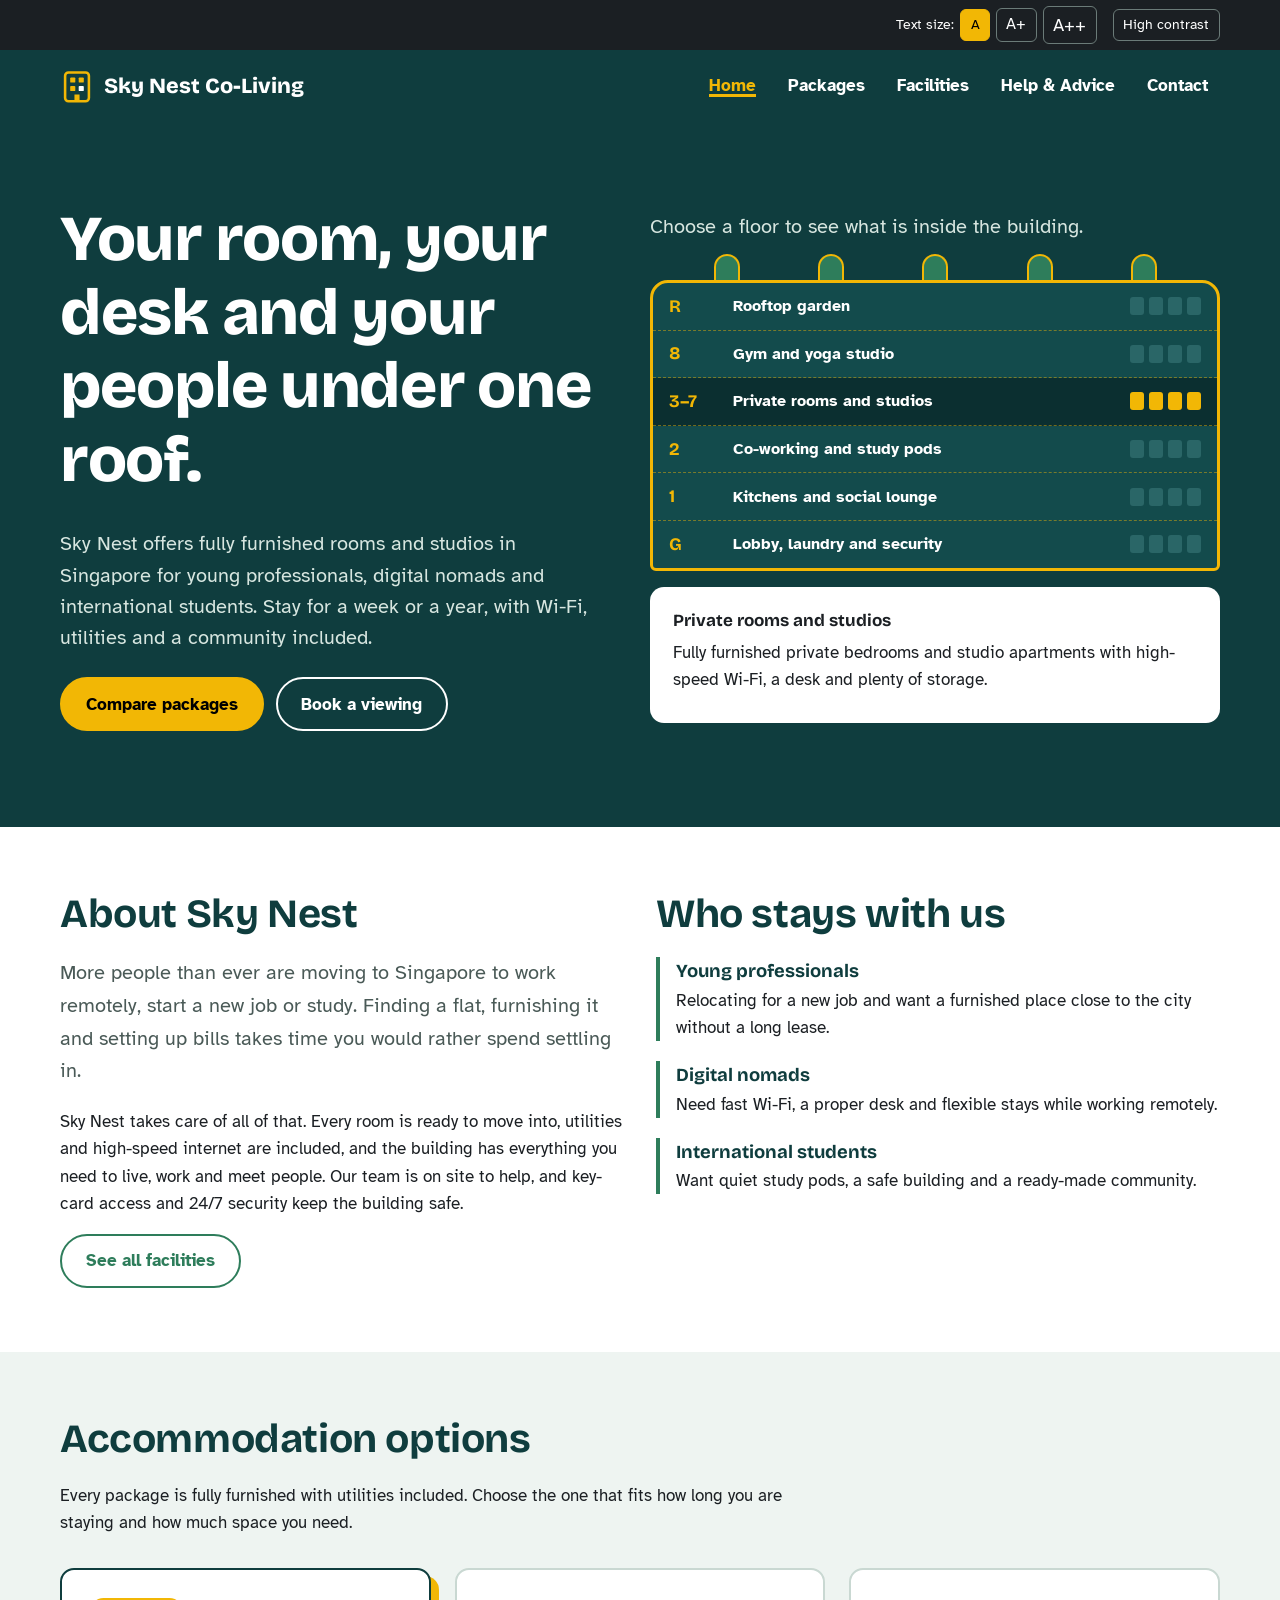
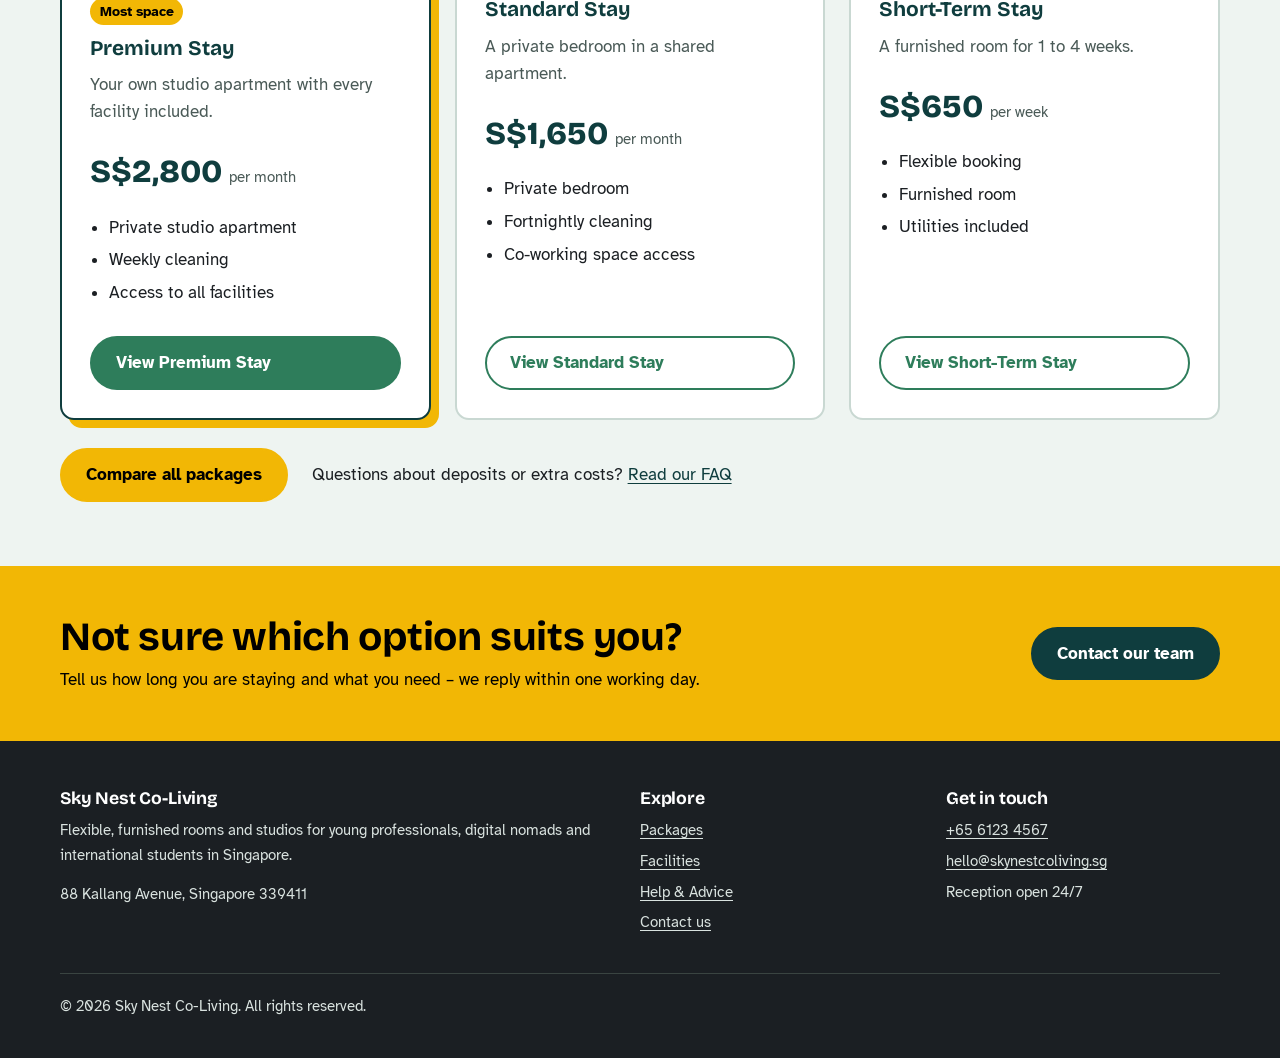
<file: index.html>
<!DOCTYPE html>
<html lang="en-SG">
<head>
  <meta charset="UTF-8">
  <meta name="viewport" content="width=device-width, initial-scale=1.0">
  <title>Sky Nest Co-Living | Furnished rooms and studios in Singapore</title>
  <meta name="description" content="Fully furnished private rooms and studio apartments in Singapore with co-working space, a gym, rooftop garden and community events.">
  <!-- Fonts are stored with the website (fonts folder) so no extra connection to Google is needed.
       The two fonts used first are preloaded so text appears quickly. -->
  <link rel="preload" href="fonts/atkinson-hyperlegible-400.woff2" as="font" type="font/woff2" crossorigin>
  <link rel="preload" href="fonts/bricolage-grotesque-800.woff2" as="font" type="font/woff2" crossorigin>
  <link rel="icon" href="favicon.svg" type="image/svg+xml">
  <link rel="stylesheet" href="css/style.css">
</head>
<body>
  <a class="skip-link" href="#main">Skip to main content</a>
  <!-- Version label (GitHub copy only) -->

  <!-- Accessibility toolbar: text size and high contrast -->
  <div class="a11y-bar" role="region" aria-label="Accessibility settings">
    <div class="container">
      <div class="a11y-group" role="group" aria-label="Text size">
        <span>Text size:</span>
        <button type="button" data-text-size="normal" aria-pressed="true">A</button>
        <button type="button" data-text-size="large" aria-pressed="false" style="font-size:1.1em">A+</button>
        <button type="button" data-text-size="larger" aria-pressed="false" style="font-size:1.25em">A++</button>
      </div>
      <button type="button" id="contrast-toggle" aria-pressed="false">High contrast</button>
    </div>
  </div>

  <header class="site-header">
    <div class="container">
      <a class="logo" href="index.html"><svg viewBox="0 0 40 40" aria-hidden="true" focusable="false"><rect x="6" y="4" width="28" height="34" rx="4" fill="none" stroke="#f2b705" stroke-width="3"/><rect x="12" y="10" width="6" height="6" rx="1" fill="#f2b705"/><rect x="22" y="10" width="6" height="6" rx="1" fill="#f2b705"/><rect x="12" y="20" width="6" height="6" rx="1" fill="#f2b705"/><rect x="22" y="20" width="6" height="6" rx="1" fill="#ffffff"/><rect x="17" y="30" width="6" height="8" fill="#f2b705"/></svg><span>Sky Nest Co-Living</span></a>
      <button class="nav-toggle" type="button" aria-expanded="false" aria-controls="main-nav">
        <svg width="20" height="20" viewBox="0 0 20 20" aria-hidden="true"><path d="M2 5h16M2 10h16M2 15h16" stroke="currentColor" stroke-width="2.2" stroke-linecap="round"/></svg>
        Menu
      </button>
      <nav id="main-nav" class="main-nav" aria-label="Main">
        <ul>
        <li><a href="index.html" aria-current="page">Home</a></li>
        <li><a href="packages.html">Packages</a></li>
        <li><a href="facilities.html">Facilities</a></li>
        <li><a href="help.html">Help &amp; Advice</a></li>
        <li><a href="contact.html">Contact</a></li>
        </ul>
      </nav>
    </div>
  </header>

  <main id="main">
    <section class="hero">
      <div class="container hero-grid">
        <div>
          <h1>Your room, your desk and your people under one roof.</h1>
          <p>Sky Nest offers fully furnished rooms and studios in Singapore for young professionals, digital nomads and international students. Stay for a week or a year, with Wi-Fi, utilities and a community included.</p>
          <div class="hero-actions">
            <a class="btn btn--sun" href="packages.html">Compare packages</a>
            <a class="btn btn--ghost" href="contact.html">Book a viewing</a>
          </div>
        </div>

        <!-- Interactive building: choose a floor to see what is on it -->
        <div class="building">
          <p class="building-caption" id="building-caption">Choose a floor to see what is inside the building.</p>
          <div class="roof-plants" aria-hidden="true"><span></span><span></span><span></span><span></span><span></span></div>
          <ul class="tower" aria-labelledby="building-caption">
            <li><button type="button" class="floor-btn" data-floor="roof" aria-pressed="false">
              <span class="floor-level" aria-hidden="true">R</span><span>Rooftop garden</span><span class="floor-windows" aria-hidden="true"><span></span><span></span><span></span><span></span></span>
            </button></li>
            <li><button type="button" class="floor-btn" data-floor="gym" aria-pressed="false">
              <span class="floor-level" aria-hidden="true">8</span><span>Gym and yoga studio</span><span class="floor-windows" aria-hidden="true"><span></span><span></span><span></span><span></span></span>
            </button></li>
            <li><button type="button" class="floor-btn" data-floor="rooms" aria-pressed="true">
              <span class="floor-level" aria-hidden="true">3–7</span><span>Private rooms and studios</span><span class="floor-windows" aria-hidden="true"><span></span><span></span><span></span><span></span></span>
            </button></li>
            <li><button type="button" class="floor-btn" data-floor="work" aria-pressed="false">
              <span class="floor-level" aria-hidden="true">2</span><span>Co-working and study pods</span><span class="floor-windows" aria-hidden="true"><span></span><span></span><span></span><span></span></span>
            </button></li>
            <li><button type="button" class="floor-btn" data-floor="lounge" aria-pressed="false">
              <span class="floor-level" aria-hidden="true">1</span><span>Kitchens and social lounge</span><span class="floor-windows" aria-hidden="true"><span></span><span></span><span></span><span></span></span>
            </button></li>
            <li><button type="button" class="floor-btn" data-floor="lobby" aria-pressed="false">
              <span class="floor-level" aria-hidden="true">G</span><span>Lobby, laundry and security</span><span class="floor-windows" aria-hidden="true"><span></span><span></span><span></span><span></span></span>
            </button></li>
          </ul>
          <div class="floor-info" id="floor-info" aria-live="polite">
            <p class="floor-title">Private rooms and studios</p>
            <p>Fully furnished private bedrooms and studio apartments with high-speed Wi-Fi, a desk and plenty of storage.</p>
          </div>
        </div>
      </div>
    </section>

    <section class="section" aria-labelledby="about-title">
      <div class="container split">
        <div>
          <h2 id="about-title">About Sky Nest</h2>
          <p class="lead">More people than ever are moving to Singapore to work remotely, start a new job or study. Finding a flat, furnishing it and setting up bills takes time you would rather spend settling in.</p>
          <p>Sky Nest takes care of all of that. Every room is ready to move into, utilities and high-speed internet are included, and the building has everything you need to live, work and meet people. Our team is on site to help, and key-card access and 24/7 security keep the building safe.</p>
          <a class="btn btn--ghost" href="facilities.html">See all facilities</a>
        </div>
        <div>
          <h2>Who stays with us</h2>
          <ul class="audience-list">
            <li><strong>Young professionals</strong>Relocating for a new job and want a furnished place close to the city without a long lease.</li>
            <li><strong>Digital nomads</strong>Need fast Wi-Fi, a proper desk and flexible stays while working remotely.</li>
            <li><strong>International students</strong>Want quiet study pods, a safe building and a ready-made community.</li>
          </ul>
        </div>
      </div>
    </section>

    <section class="section section--tint" aria-labelledby="packages-title">
      <div class="container">
        <h2 id="packages-title">Accommodation options</h2>
        <p>Every package is fully furnished with utilities included. Choose the one that fits how long you are staying and how much space you need.</p>
        <div class="packages">
          <article class="package package--featured">
            <span class="tag">Most space</span>
            <h3>Premium Stay</h3>
            <p class="best-for">Your own studio apartment with every facility included.</p>
            <p class="price">S$2,800 <small>per month</small></p>
            <ul><li>Private studio apartment</li><li>Weekly cleaning</li><li>Access to all facilities</li></ul>
            <a class="btn" href="packages.html#premium">View Premium Stay</a>
          </article>
          <article class="package">
            <h3>Standard Stay</h3>
            <p class="best-for">A private bedroom in a shared apartment.</p>
            <p class="price">S$1,650 <small>per month</small></p>
            <ul><li>Private bedroom</li><li>Fortnightly cleaning</li><li>Co-working space access</li></ul>
            <a class="btn btn--ghost" href="packages.html#standard">View Standard Stay</a>
          </article>
          <article class="package">
            <h3>Short-Term Stay</h3>
            <p class="best-for">A furnished room for 1 to 4 weeks.</p>
            <p class="price">S$650 <small>per week</small></p>
            <ul><li>Flexible booking</li><li>Furnished room</li><li>Utilities included</li></ul>
            <a class="btn btn--ghost" href="packages.html#short">View Short-Term Stay</a>
          </article>
        </div>
        <div class="after-packages">
          <a class="btn btn--sun" href="packages.html#compare-title">Compare all packages</a>
          <p>Questions about deposits or extra costs? <a href="help.html#faq-title">Read our FAQ</a></p>
        </div>
      </div>
    </section>

    <section class="cta-strip" aria-labelledby="cta-title">
      <div class="container">
        <div>
          <h2 id="cta-title">Not sure which option suits you?</h2>
          <p>Tell us how long you are staying and what you need – we reply within one working day.</p>
        </div>
        <a class="btn" href="contact.html">Contact our team</a>
      </div>
    </section>
  </main>

  <footer class="site-footer">
    <div class="container">
      <div class="footer-grid">
        <div>
          <h2>Sky Nest Co-Living</h2>
          <p>Flexible, furnished rooms and studios for young professionals, digital nomads and international students in Singapore.</p>
          <p>88 Kallang Avenue, Singapore 339411</p>
        </div>
        <div>
          <h2>Explore</h2>
          <ul>
            <li><a href="packages.html">Packages</a></li>
            <li><a href="facilities.html">Facilities</a></li>
            <li><a href="help.html">Help &amp; Advice</a></li>
            <li><a href="contact.html">Contact us</a></li>
          </ul>
        </div>
        <div>
          <h2>Get in touch</h2>
          <ul>
            <li><a href="tel:+6561234567">+65 6123 4567</a></li>
            <li><a href="mailto:hello@skynestcoliving.sg">hello@skynestcoliving.sg</a></li>
            <li>Reception open 24/7</li>
          </ul>
        </div>
      </div>
      <div class="footer-bottom">
        <p>&copy; 2026 Sky Nest Co-Living. All rights reserved.</p>
      </div>
    </div>
  </footer>

  <script src="js/main.js" defer></script>
</body>
</html>
</file>
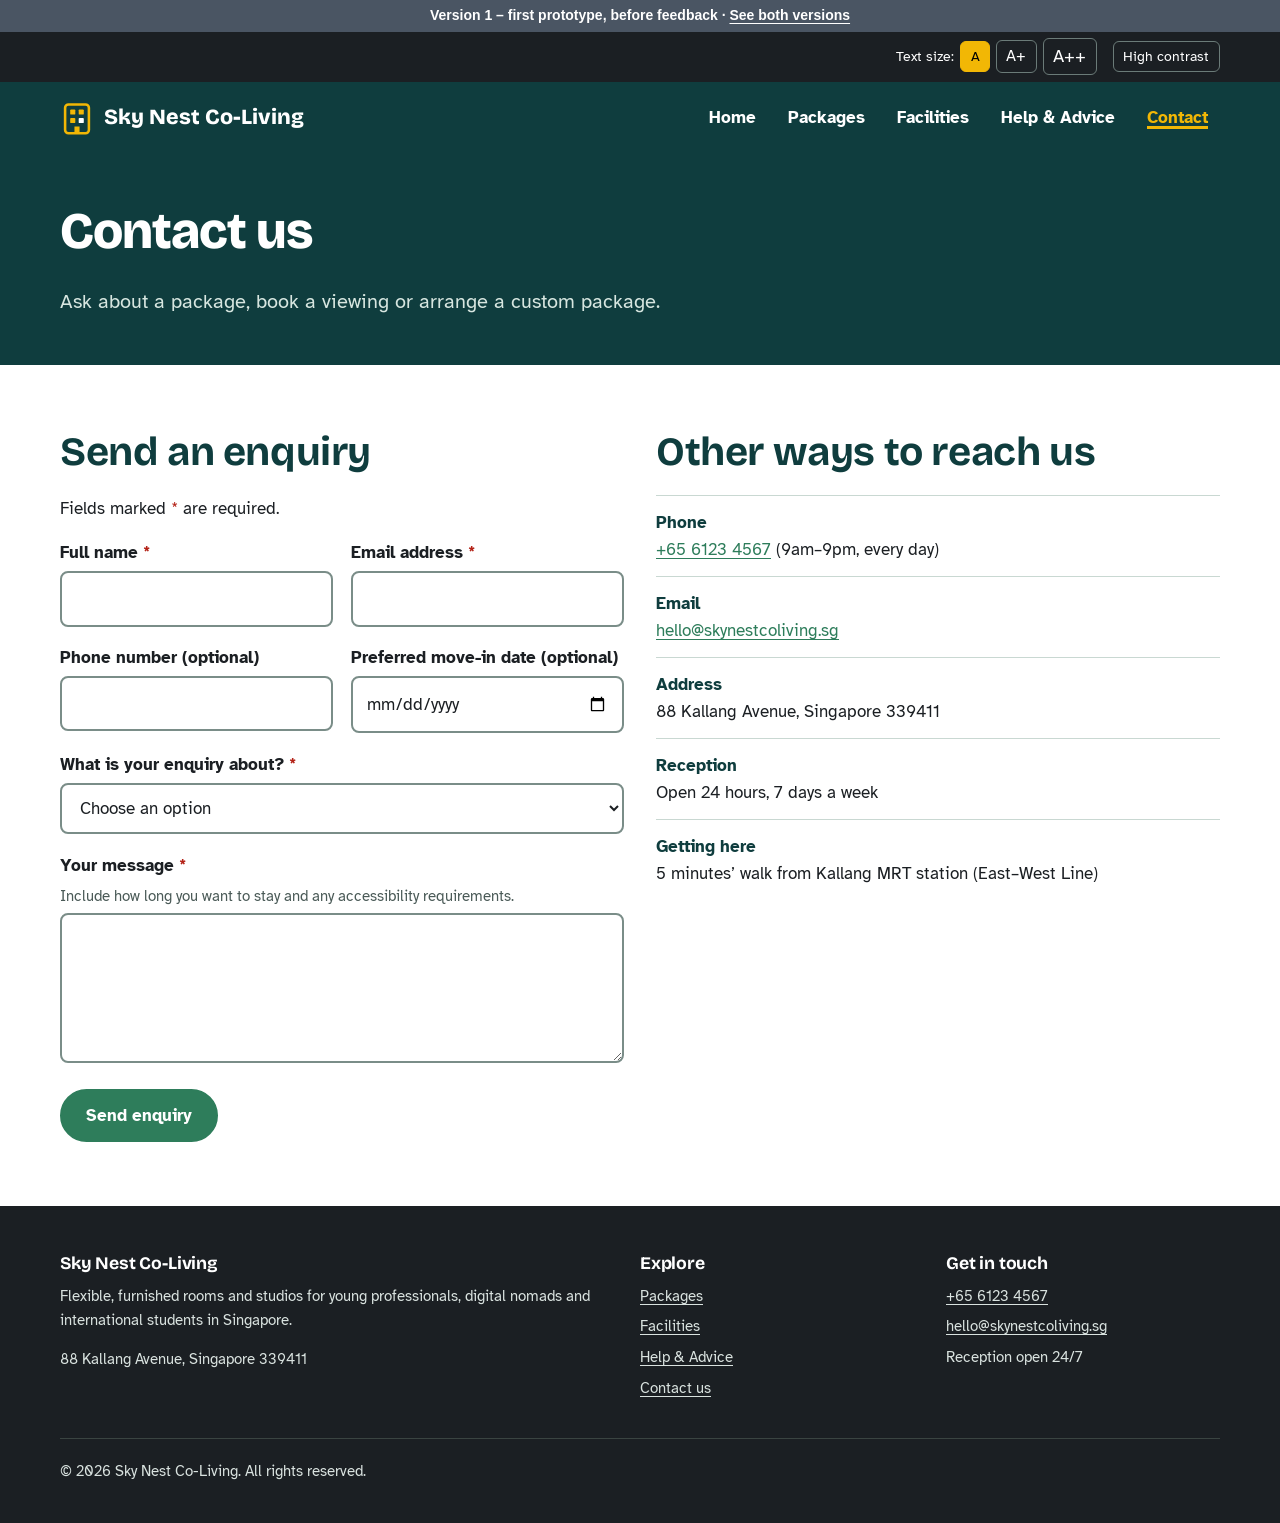
<file: contact (2).html>
<!DOCTYPE html>
<html lang="en-SG">
<head>
  <meta charset="UTF-8">
  <meta name="viewport" content="width=device-width, initial-scale=1.0">
  <title>Contact us | Sky Nest Co-Living</title>
  <meta name="description" content="Contact Sky Nest Co-Living to ask about packages, book a viewing or arrange a custom package.">
  <!-- Fonts: Bricolage Grotesque for headings, Atkinson Hyperlegible (designed for low-vision readers) for body text -->
  <link rel="preconnect" href="https://fonts.googleapis.com">
  <link rel="preconnect" href="https://fonts.gstatic.com" crossorigin>
  <link href="https://fonts.googleapis.com/css2?family=Atkinson+Hyperlegible:wght@400;700&amp;family=Bricolage+Grotesque:opsz,wght@12..96,700;12..96,800&amp;display=swap" rel="stylesheet">
  <link rel="stylesheet" href="css/style.css">
</head>
<body>
  <a class="skip-link" href="#main">Skip to main content</a>
  <!-- Version label (GitHub copy only) -->
  <div class="version-label" style="background:#4a5563;color:#ffffff;text-align:center;padding:6px 12px;font:700 14px/1.4 Arial,sans-serif">Version 1 – first prototype, before feedback · <a href="../index.html" style="color:#ffffff;text-decoration:underline">See both versions</a></div>

  <!-- Accessibility toolbar: text size and high contrast -->
  <div class="a11y-bar">
    <div class="container">
      <div class="a11y-group" role="group" aria-label="Text size">
        <span>Text size:</span>
        <button type="button" data-text-size="normal" aria-pressed="true">A</button>
        <button type="button" data-text-size="large" aria-pressed="false" style="font-size:1.1em">A+</button>
        <button type="button" data-text-size="larger" aria-pressed="false" style="font-size:1.25em">A++</button>
      </div>
      <button type="button" id="contrast-toggle" aria-pressed="false">High contrast</button>
    </div>
  </div>

  <header class="site-header">
    <div class="container">
      <a class="logo" href="index.html"><svg viewBox="0 0 40 40" aria-hidden="true" focusable="false"><rect x="6" y="4" width="28" height="34" rx="4" fill="none" stroke="#f2b705" stroke-width="3"/><rect x="12" y="10" width="6" height="6" rx="1" fill="#f2b705"/><rect x="22" y="10" width="6" height="6" rx="1" fill="#f2b705"/><rect x="12" y="20" width="6" height="6" rx="1" fill="#f2b705"/><rect x="22" y="20" width="6" height="6" rx="1" fill="#ffffff"/><rect x="17" y="30" width="6" height="8" fill="#f2b705"/></svg><span>Sky Nest Co-Living</span></a>
      <button class="nav-toggle" type="button" aria-expanded="false" aria-controls="main-nav">
        <svg width="20" height="20" viewBox="0 0 20 20" aria-hidden="true"><path d="M2 5h16M2 10h16M2 15h16" stroke="currentColor" stroke-width="2.2" stroke-linecap="round"/></svg>
        Menu
      </button>
      <nav id="main-nav" class="main-nav" aria-label="Main">
        <ul>
        <li><a href="index.html">Home</a></li>
        <li><a href="packages.html">Packages</a></li>
        <li><a href="facilities.html">Facilities</a></li>
        <li><a href="help.html">Help &amp; Advice</a></li>
        <li><a href="contact.html" aria-current="page">Contact</a></li>
        </ul>
      </nav>
    </div>
  </header>

    <section class="page-banner">
      <div class="container">
        <h1>Contact us</h1>
        <p>Ask about a package, book a viewing or arrange a custom package.</p>
      </div>
    </section>

  <main id="main">
    <section class="section">
      <div class="container split">
        <div>
          <h2>Send an enquiry</h2>
          <p>Fields marked <span class="required" aria-hidden="true">*</span><span class="visually-hidden">with an asterisk</span> are required.</p>

          <div class="form-summary" id="form-summary" tabindex="-1" role="alert" hidden></div>
          <div class="form-success" id="form-success" tabindex="-1" role="status" hidden></div>

          <form class="form" id="contact-form" novalidate>
            <div class="form-row">
              <div class="field">
                <label for="name">Full name <span class="required" aria-hidden="true">*</span></label>
                <input type="text" id="name" name="name" autocomplete="name" required aria-describedby="name-error">
                <p class="error-msg" id="name-error"></p>
              </div>
              <div class="field">
                <label for="email">Email address <span class="required" aria-hidden="true">*</span></label>
                <input type="email" id="email" name="email" autocomplete="email" required aria-describedby="email-error">
                <p class="error-msg" id="email-error"></p>
              </div>
            </div>
            <div class="form-row">
              <div class="field">
                <label for="phone">Phone number (optional)</label>
                <input type="tel" id="phone" name="phone" autocomplete="tel" aria-describedby="phone-error">
                <p class="error-msg" id="phone-error"></p>
              </div>
              <div class="field">
                <label for="movein">Preferred move-in date (optional)</label>
                <input type="date" id="movein" name="movein">
              </div>
            </div>
            <div class="field">
              <label for="enquiry">What is your enquiry about? <span class="required" aria-hidden="true">*</span></label>
              <select id="enquiry" name="enquiry" required aria-describedby="enquiry-error">
                <option value="">Choose an option</option>
                <option value="premium">Premium Stay</option>
                <option value="standard">Standard Stay</option>
                <option value="short">Short-Term Stay</option>
                <option value="custom">Custom package (corporate, long-term or accessibility needs)</option>
                <option value="viewing">Booking a viewing</option>
                <option value="other">Something else</option>
              </select>
              <p class="error-msg" id="enquiry-error"></p>
            </div>
            <div class="field">
              <label for="message">Your message <span class="required" aria-hidden="true">*</span></label>
              <span class="hint" id="message-hint">Include how long you want to stay and any accessibility requirements.</span>
              <textarea id="message" name="message" required aria-describedby="message-hint message-error"></textarea>
              <p class="error-msg" id="message-error"></p>
            </div>
            <div>
              <button class="btn" type="submit">Send enquiry</button>
            </div>
          </form>
        </div>

        <div>
          <h2>Other ways to reach us</h2>
          <ul class="contact-details">
            <li><strong>Phone</strong><a href="tel:+6561234567">+65 6123 4567</a> (9am–9pm, every day)</li>
            <li><strong>Email</strong><a href="mailto:hello@skynestcoliving.sg">hello@skynestcoliving.sg</a></li>
            <li><strong>Address</strong>88 Kallang Avenue, Singapore 339411</li>
            <li><strong>Reception</strong>Open 24 hours, 7 days a week</li>
            <li><strong>Getting here</strong>5 minutes’ walk from Kallang MRT station (East–West Line)</li>
          </ul>
        </div>
      </div>
    </section>
  </main>

  <footer class="site-footer">
    <div class="container">
      <div class="footer-grid">
        <div>
          <h2>Sky Nest Co-Living</h2>
          <p>Flexible, furnished rooms and studios for young professionals, digital nomads and international students in Singapore.</p>
          <p>88 Kallang Avenue, Singapore 339411</p>
        </div>
        <div>
          <h2>Explore</h2>
          <ul>
            <li><a href="packages.html">Packages</a></li>
            <li><a href="facilities.html">Facilities</a></li>
            <li><a href="help.html">Help &amp; Advice</a></li>
            <li><a href="contact.html">Contact us</a></li>
          </ul>
        </div>
        <div>
          <h2>Get in touch</h2>
          <ul>
            <li><a href="tel:+6561234567">+65 6123 4567</a></li>
            <li><a href="mailto:hello@skynestcoliving.sg">hello@skynestcoliving.sg</a></li>
            <li>Reception open 24/7</li>
          </ul>
        </div>
      </div>
      <div class="footer-bottom">
        <p>&copy; 2026 Sky Nest Co-Living. All rights reserved.</p>
      </div>
    </div>
  </footer>

  <script src="js/main.js"></script>
</body>
</html>
</file>
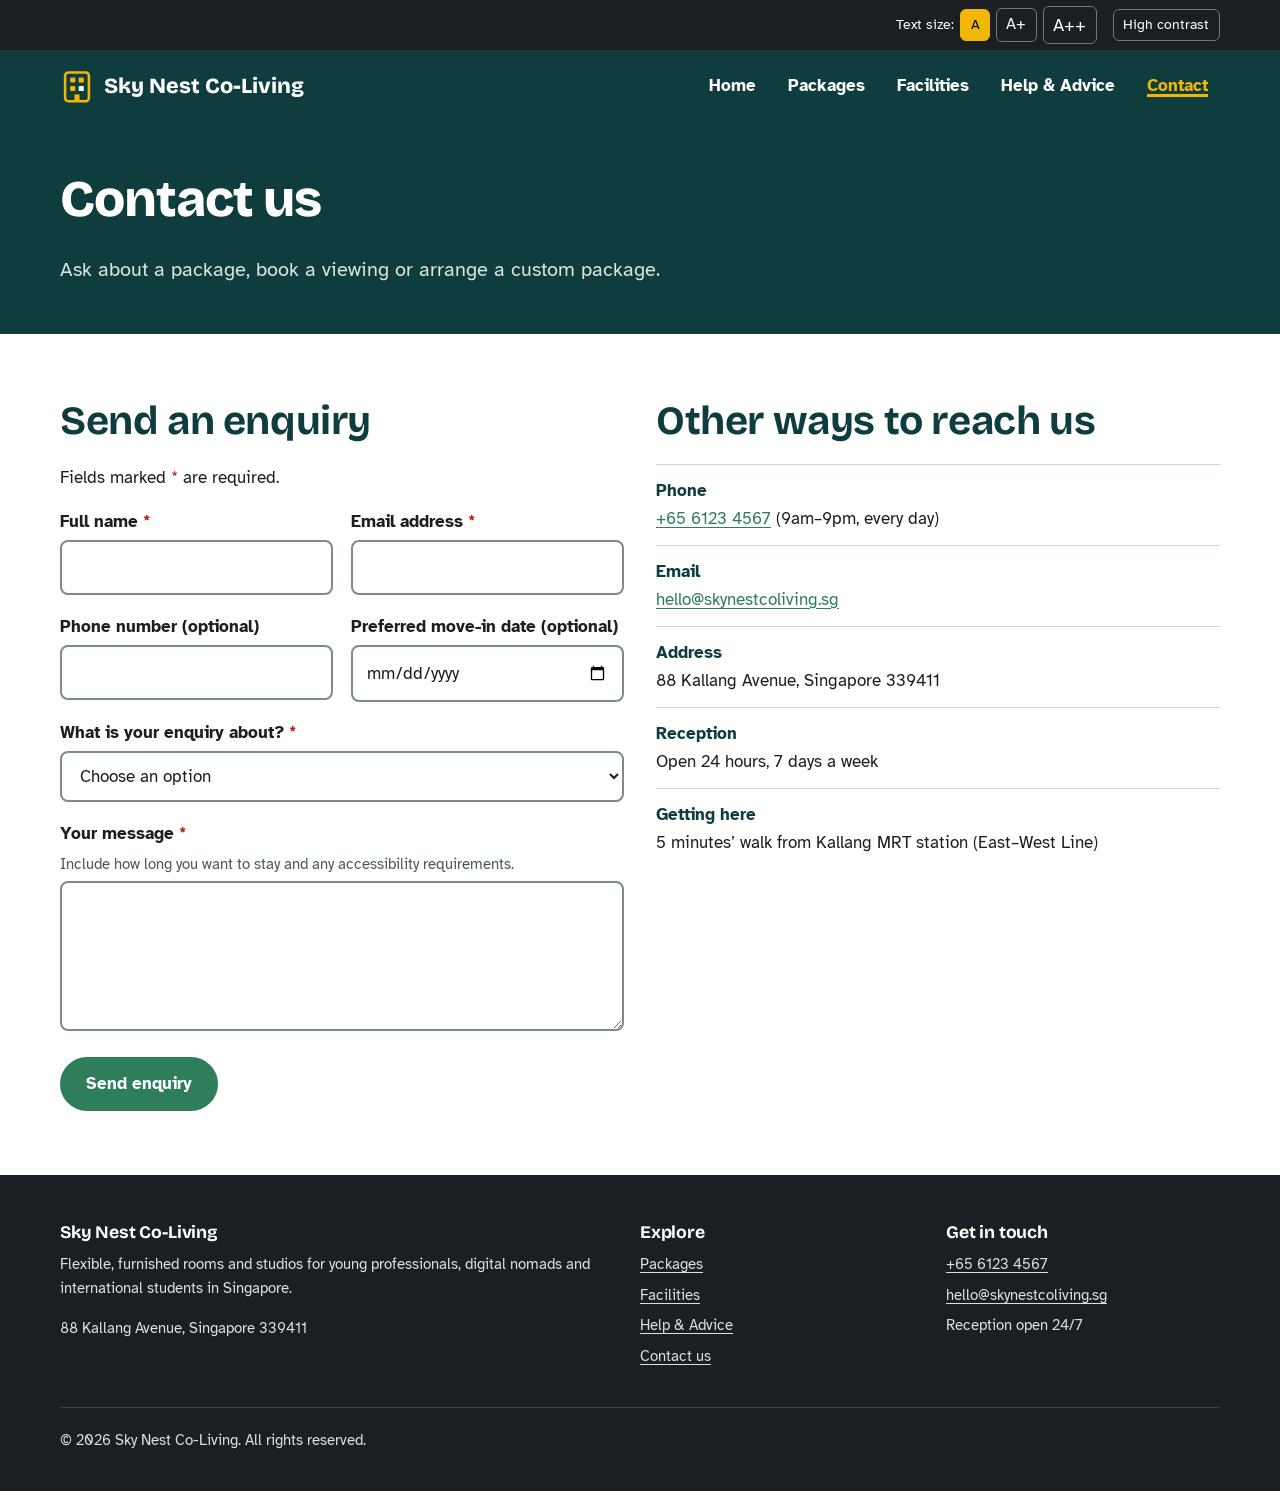
<file: contact.html>
<!DOCTYPE html>
<html lang="en-SG">
<head>
  <meta charset="UTF-8">
  <meta name="viewport" content="width=device-width, initial-scale=1.0">
  <title>Contact us | Sky Nest Co-Living</title>
  <meta name="description" content="Contact Sky Nest Co-Living to ask about packages, book a viewing or arrange a custom package.">
  <!-- Fonts are stored with the website (fonts folder) so no extra connection to Google is needed.
       The two fonts used first are preloaded so text appears quickly. -->
  <link rel="preload" href="fonts/atkinson-hyperlegible-400.woff2" as="font" type="font/woff2" crossorigin>
  <link rel="preload" href="fonts/bricolage-grotesque-800.woff2" as="font" type="font/woff2" crossorigin>
  <link rel="icon" href="favicon.svg" type="image/svg+xml">
  <link rel="stylesheet" href="css/style.css">
</head>
<body>
  <a class="skip-link" href="#main">Skip to main content</a>
  <!-- Version label (GitHub copy only) -->

  <!-- Accessibility toolbar: text size and high contrast -->
  <div class="a11y-bar" role="region" aria-label="Accessibility settings">
    <div class="container">
      <div class="a11y-group" role="group" aria-label="Text size">
        <span>Text size:</span>
        <button type="button" data-text-size="normal" aria-pressed="true">A</button>
        <button type="button" data-text-size="large" aria-pressed="false" style="font-size:1.1em">A+</button>
        <button type="button" data-text-size="larger" aria-pressed="false" style="font-size:1.25em">A++</button>
      </div>
      <button type="button" id="contrast-toggle" aria-pressed="false">High contrast</button>
    </div>
  </div>

  <header class="site-header">
    <div class="container">
      <a class="logo" href="index.html"><svg viewBox="0 0 40 40" aria-hidden="true" focusable="false"><rect x="6" y="4" width="28" height="34" rx="4" fill="none" stroke="#f2b705" stroke-width="3"/><rect x="12" y="10" width="6" height="6" rx="1" fill="#f2b705"/><rect x="22" y="10" width="6" height="6" rx="1" fill="#f2b705"/><rect x="12" y="20" width="6" height="6" rx="1" fill="#f2b705"/><rect x="22" y="20" width="6" height="6" rx="1" fill="#ffffff"/><rect x="17" y="30" width="6" height="8" fill="#f2b705"/></svg><span>Sky Nest Co-Living</span></a>
      <button class="nav-toggle" type="button" aria-expanded="false" aria-controls="main-nav">
        <svg width="20" height="20" viewBox="0 0 20 20" aria-hidden="true"><path d="M2 5h16M2 10h16M2 15h16" stroke="currentColor" stroke-width="2.2" stroke-linecap="round"/></svg>
        Menu
      </button>
      <nav id="main-nav" class="main-nav" aria-label="Main">
        <ul>
        <li><a href="index.html">Home</a></li>
        <li><a href="packages.html">Packages</a></li>
        <li><a href="facilities.html">Facilities</a></li>
        <li><a href="help.html">Help &amp; Advice</a></li>
        <li><a href="contact.html" aria-current="page">Contact</a></li>
        </ul>
      </nav>
    </div>
  </header>


  <main id="main">
    <section class="page-banner">
      <div class="container">
        <h1>Contact us</h1>
        <p>Ask about a package, book a viewing or arrange a custom package.</p>
      </div>
    </section>

    <section class="section">
      <div class="container split">
        <div>
          <h2>Send an enquiry</h2>
          <p>Fields marked <span class="required" aria-hidden="true">*</span><span class="visually-hidden">with an asterisk</span> are required.</p>

          <div class="form-summary" id="form-summary" tabindex="-1" role="alert" hidden></div>
          <div class="form-success" id="form-success" tabindex="-1" role="status" hidden></div>

          <form class="form" id="contact-form" novalidate>
            <div class="form-row">
              <div class="field">
                <label for="name">Full name <span class="required" aria-hidden="true">*</span></label>
                <input type="text" id="name" name="name" autocomplete="name" required aria-describedby="name-error">
                <p class="error-msg" id="name-error"></p>
              </div>
              <div class="field">
                <label for="email">Email address <span class="required" aria-hidden="true">*</span></label>
                <input type="email" id="email" name="email" autocomplete="email" required aria-describedby="email-error">
                <p class="error-msg" id="email-error"></p>
              </div>
            </div>
            <div class="form-row">
              <div class="field">
                <label for="phone">Phone number (optional)</label>
                <input type="tel" id="phone" name="phone" autocomplete="tel" aria-describedby="phone-error">
                <p class="error-msg" id="phone-error"></p>
              </div>
              <div class="field">
                <label for="movein">Preferred move-in date (optional)</label>
                <input type="date" id="movein" name="movein">
              </div>
            </div>
            <div class="field">
              <label for="enquiry">What is your enquiry about? <span class="required" aria-hidden="true">*</span></label>
              <select id="enquiry" name="enquiry" required aria-describedby="enquiry-error">
                <option value="">Choose an option</option>
                <option value="premium">Premium Stay</option>
                <option value="standard">Standard Stay</option>
                <option value="short">Short-Term Stay</option>
                <option value="custom">Custom package (corporate, long-term or accessibility needs)</option>
                <option value="viewing">Booking a viewing</option>
                <option value="other">Something else</option>
              </select>
              <p class="error-msg" id="enquiry-error"></p>
            </div>
            <div class="field">
              <label for="message">Your message <span class="required" aria-hidden="true">*</span></label>
              <span class="hint" id="message-hint">Include how long you want to stay and any accessibility requirements.</span>
              <textarea id="message" name="message" required aria-describedby="message-hint message-error"></textarea>
              <p class="error-msg" id="message-error"></p>
            </div>
            <div>
              <button class="btn" type="submit">Send enquiry</button>
            </div>
          </form>
        </div>

        <div>
          <h2>Other ways to reach us</h2>
          <ul class="contact-details">
            <li><strong>Phone</strong><a href="tel:+6561234567">+65 6123 4567</a> (9am–9pm, every day)</li>
            <li><strong>Email</strong><a href="mailto:hello@skynestcoliving.sg">hello@skynestcoliving.sg</a></li>
            <li><strong>Address</strong>88 Kallang Avenue, Singapore 339411</li>
            <li><strong>Reception</strong>Open 24 hours, 7 days a week</li>
            <li><strong>Getting here</strong>5 minutes’ walk from Kallang MRT station (East–West Line)</li>
          </ul>
        </div>
      </div>
    </section>
  </main>

  <footer class="site-footer">
    <div class="container">
      <div class="footer-grid">
        <div>
          <h2>Sky Nest Co-Living</h2>
          <p>Flexible, furnished rooms and studios for young professionals, digital nomads and international students in Singapore.</p>
          <p>88 Kallang Avenue, Singapore 339411</p>
        </div>
        <div>
          <h2>Explore</h2>
          <ul>
            <li><a href="packages.html">Packages</a></li>
            <li><a href="facilities.html">Facilities</a></li>
            <li><a href="help.html">Help &amp; Advice</a></li>
            <li><a href="contact.html">Contact us</a></li>
          </ul>
        </div>
        <div>
          <h2>Get in touch</h2>
          <ul>
            <li><a href="tel:+6561234567">+65 6123 4567</a></li>
            <li><a href="mailto:hello@skynestcoliving.sg">hello@skynestcoliving.sg</a></li>
            <li>Reception open 24/7</li>
          </ul>
        </div>
      </div>
      <div class="footer-bottom">
        <p>&copy; 2026 Sky Nest Co-Living. All rights reserved.</p>
      </div>
    </div>
  </footer>

  <script src="js/main.js" defer></script>
</body>
</html>
</file>
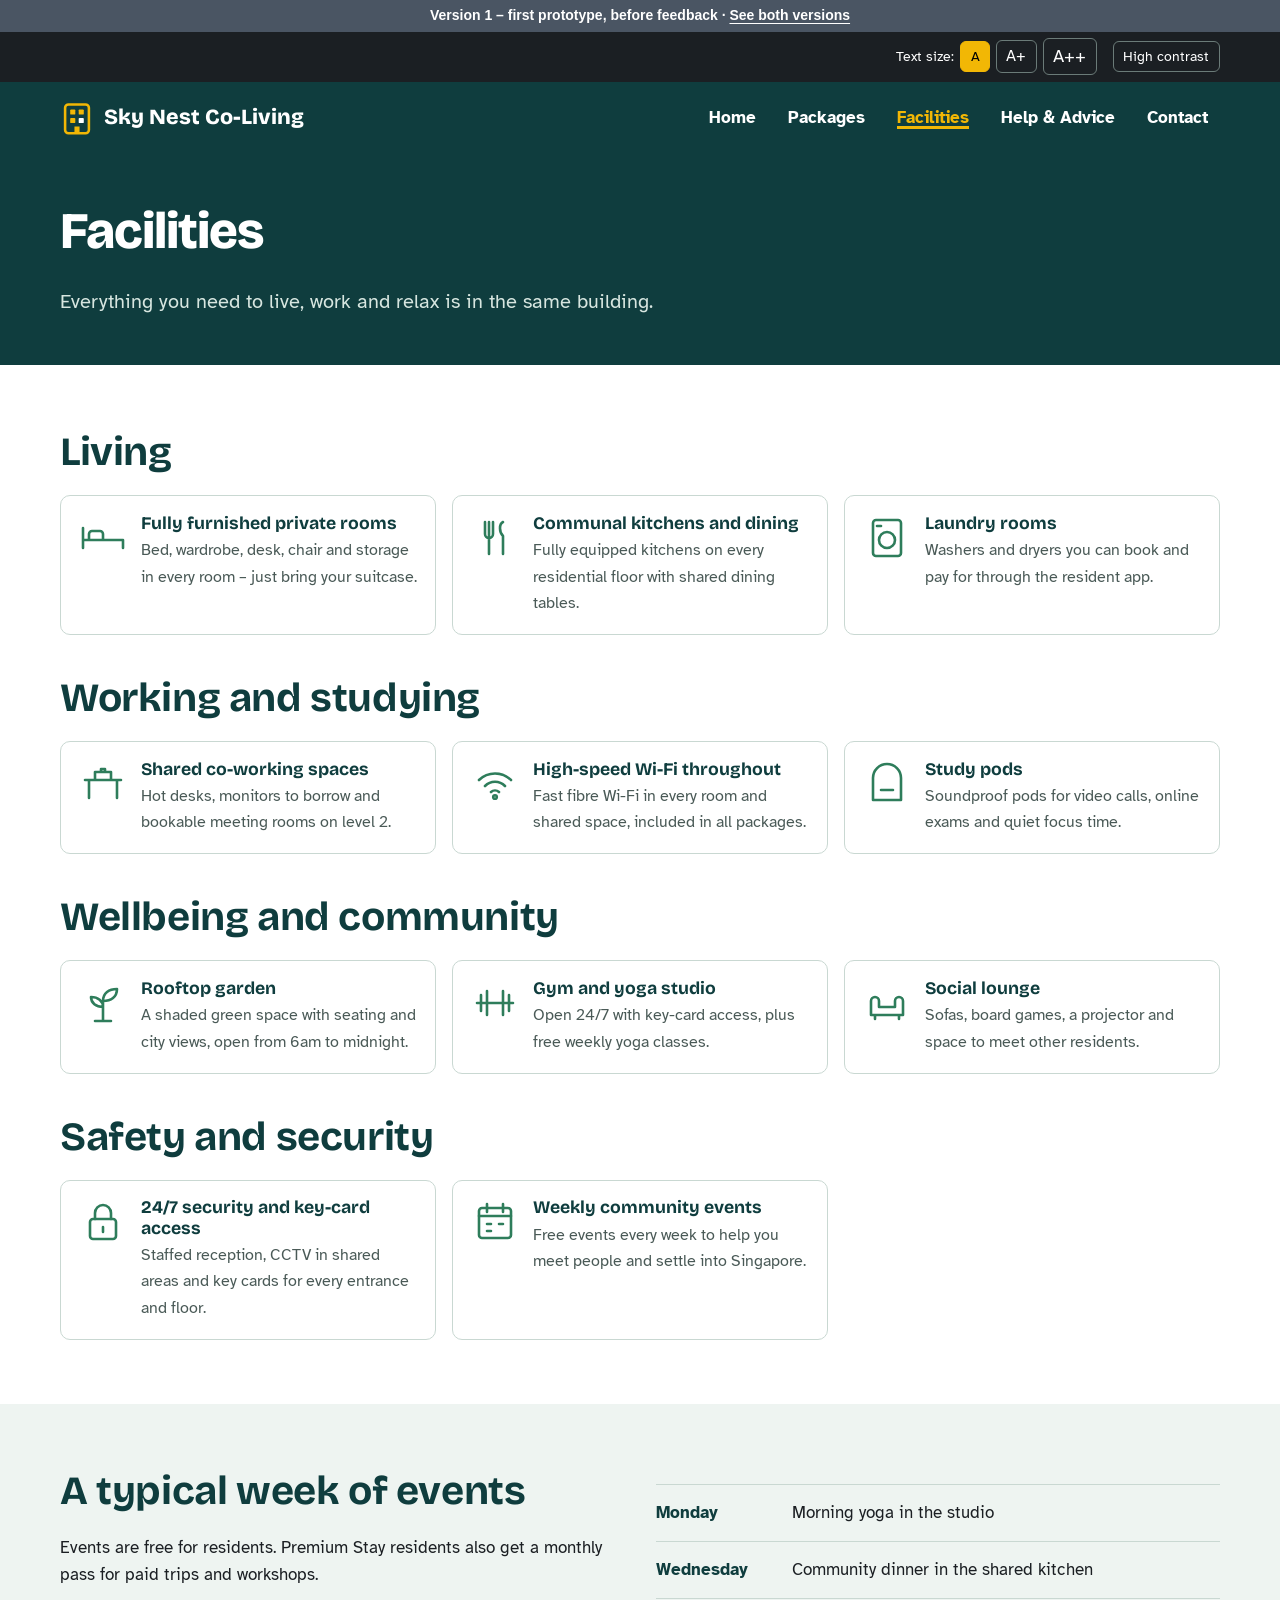
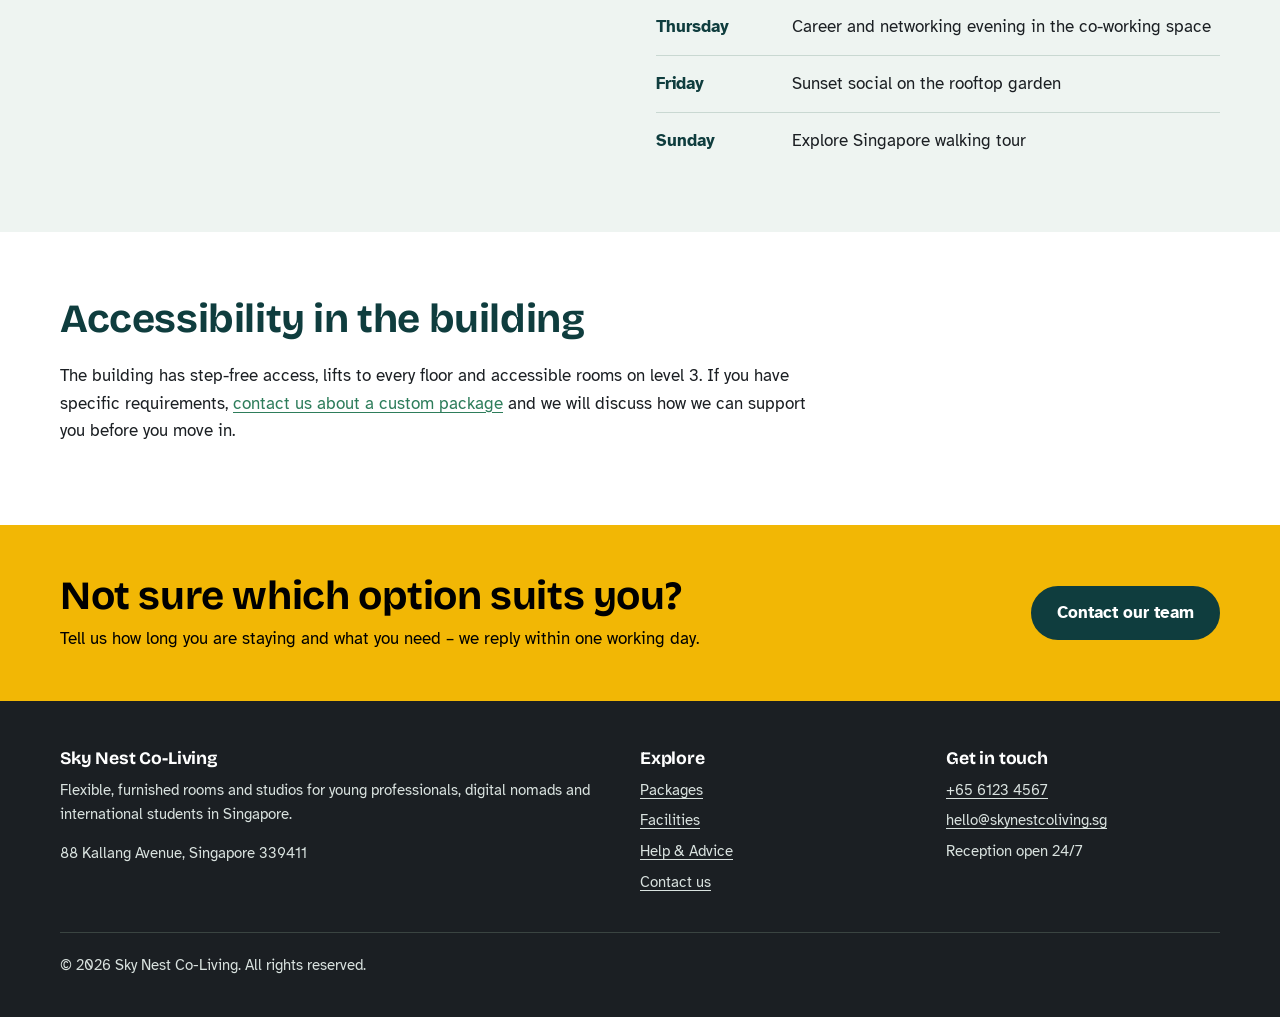
<file: facilities (3).html>
<!DOCTYPE html>
<html lang="en-SG">
<head>
  <meta charset="UTF-8">
  <meta name="viewport" content="width=device-width, initial-scale=1.0">
  <title>Facilities | Sky Nest Co-Living</title>
  <meta name="description" content="Co-working spaces, high-speed Wi-Fi, rooftop garden, gym, yoga studio, study pods and 24/7 security at Sky Nest Co-Living.">
  <!-- Fonts: Bricolage Grotesque for headings, Atkinson Hyperlegible (designed for low-vision readers) for body text -->
  <link rel="preconnect" href="https://fonts.googleapis.com">
  <link rel="preconnect" href="https://fonts.gstatic.com" crossorigin>
  <link href="https://fonts.googleapis.com/css2?family=Atkinson+Hyperlegible:wght@400;700&amp;family=Bricolage+Grotesque:opsz,wght@12..96,700;12..96,800&amp;display=swap" rel="stylesheet">
  <link rel="stylesheet" href="css/style.css">
</head>
<body>
  <a class="skip-link" href="#main">Skip to main content</a>
  <!-- Version label (GitHub copy only) -->
  <div class="version-label" style="background:#4a5563;color:#ffffff;text-align:center;padding:6px 12px;font:700 14px/1.4 Arial,sans-serif">Version 1 – first prototype, before feedback · <a href="../index.html" style="color:#ffffff;text-decoration:underline">See both versions</a></div>

  <!-- Accessibility toolbar: text size and high contrast -->
  <div class="a11y-bar">
    <div class="container">
      <div class="a11y-group" role="group" aria-label="Text size">
        <span>Text size:</span>
        <button type="button" data-text-size="normal" aria-pressed="true">A</button>
        <button type="button" data-text-size="large" aria-pressed="false" style="font-size:1.1em">A+</button>
        <button type="button" data-text-size="larger" aria-pressed="false" style="font-size:1.25em">A++</button>
      </div>
      <button type="button" id="contrast-toggle" aria-pressed="false">High contrast</button>
    </div>
  </div>

  <header class="site-header">
    <div class="container">
      <a class="logo" href="index.html"><svg viewBox="0 0 40 40" aria-hidden="true" focusable="false"><rect x="6" y="4" width="28" height="34" rx="4" fill="none" stroke="#f2b705" stroke-width="3"/><rect x="12" y="10" width="6" height="6" rx="1" fill="#f2b705"/><rect x="22" y="10" width="6" height="6" rx="1" fill="#f2b705"/><rect x="12" y="20" width="6" height="6" rx="1" fill="#f2b705"/><rect x="22" y="20" width="6" height="6" rx="1" fill="#ffffff"/><rect x="17" y="30" width="6" height="8" fill="#f2b705"/></svg><span>Sky Nest Co-Living</span></a>
      <button class="nav-toggle" type="button" aria-expanded="false" aria-controls="main-nav">
        <svg width="20" height="20" viewBox="0 0 20 20" aria-hidden="true"><path d="M2 5h16M2 10h16M2 15h16" stroke="currentColor" stroke-width="2.2" stroke-linecap="round"/></svg>
        Menu
      </button>
      <nav id="main-nav" class="main-nav" aria-label="Main">
        <ul>
        <li><a href="index.html">Home</a></li>
        <li><a href="packages.html">Packages</a></li>
        <li><a href="facilities.html" aria-current="page">Facilities</a></li>
        <li><a href="help.html">Help &amp; Advice</a></li>
        <li><a href="contact.html">Contact</a></li>
        </ul>
      </nav>
    </div>
  </header>

    <section class="page-banner">
      <div class="container">
        <h1>Facilities</h1>
        <p>Everything you need to live, work and relax is in the same building.</p>
      </div>
    </section>

  <main id="main">
    <section class="section">
      <div class="container facility-groups">
        <div>
          <h2>Living</h2>
          <ul class="facility-list"><li class="facility"><svg viewBox="0 0 48 48" fill="none" stroke="currentColor" stroke-width="2.6" stroke-linecap="round" stroke-linejoin="round" aria-hidden="true" focusable="false"><path d="M4 34V14M4 26h40v8M44 34v-8M10 26v-6a3 3 0 0 1 3-3h8a3 3 0 0 1 3 3v6"/></svg><div><h3>Fully furnished private rooms</h3><p>Bed, wardrobe, desk, chair and storage in every room – just bring your suitcase.</p></div></li><li class="facility"><svg viewBox="0 0 48 48" fill="none" stroke="currentColor" stroke-width="2.6" stroke-linecap="round" stroke-linejoin="round" aria-hidden="true" focusable="false"><path d="M14 8v12a4 4 0 0 0 8 0V8M18 8v32M32 8c-4 2-4 10 0 14v18"/></svg><div><h3>Communal kitchens and dining</h3><p>Fully equipped kitchens on every residential floor with shared dining tables.</p></div></li><li class="facility"><svg viewBox="0 0 48 48" fill="none" stroke="currentColor" stroke-width="2.6" stroke-linecap="round" stroke-linejoin="round" aria-hidden="true" focusable="false"><rect x="10" y="6" width="28" height="36" rx="3"/><circle cx="24" cy="26" r="8"/><path d="M14 12h4"/></svg><div><h3>Laundry rooms</h3><p>Washers and dryers you can book and pay for through the resident app.</p></div></li></ul>
        </div>
        <div>
          <h2>Working and studying</h2>
          <ul class="facility-list"><li class="facility"><svg viewBox="0 0 48 48" fill="none" stroke="currentColor" stroke-width="2.6" stroke-linecap="round" stroke-linejoin="round" aria-hidden="true" focusable="false"><path d="M6 20h36M10 20v18M38 20v18M16 20v-8h16v8M22 12V9h4v3"/></svg><div><h3>Shared co-working spaces</h3><p>Hot desks, monitors to borrow and bookable meeting rooms on level 2.</p></div></li><li class="facility"><svg viewBox="0 0 48 48" fill="none" stroke="currentColor" stroke-width="2.6" stroke-linecap="round" stroke-linejoin="round" aria-hidden="true" focusable="false"><path d="M8 20a23 23 0 0 1 32 0M14 26a14 14 0 0 1 20 0M20 32a6 6 0 0 1 8 0"/><circle cx="24" cy="37" r="1.8"/></svg><div><h3>High-speed Wi-Fi throughout</h3><p>Fast fibre Wi-Fi in every room and shared space, included in all packages.</p></div></li><li class="facility"><svg viewBox="0 0 48 48" fill="none" stroke="currentColor" stroke-width="2.6" stroke-linecap="round" stroke-linejoin="round" aria-hidden="true" focusable="false"><path d="M10 40V18a14 14 0 0 1 28 0v22M10 40h28M18 30h12"/></svg><div><h3>Study pods</h3><p>Soundproof pods for video calls, online exams and quiet focus time.</p></div></li></ul>
        </div>
        <div>
          <h2>Wellbeing and community</h2>
          <ul class="facility-list"><li class="facility"><svg viewBox="0 0 48 48" fill="none" stroke="currentColor" stroke-width="2.6" stroke-linecap="round" stroke-linejoin="round" aria-hidden="true" focusable="false"><path d="M24 42V22M24 22c0-8 6-12 14-12 0 8-6 12-14 12zM24 28c0-6-5-10-12-10 0 6 5 10 12 10zM16 42h16"/></svg><div><h3>Rooftop garden</h3><p>A shaded green space with seating and city views, open from 6am to midnight.</p></div></li><li class="facility"><svg viewBox="0 0 48 48" fill="none" stroke="currentColor" stroke-width="2.6" stroke-linecap="round" stroke-linejoin="round" aria-hidden="true" focusable="false"><path d="M6 24h36M10 16v16M16 12v24M32 12v24M38 16v16"/></svg><div><h3>Gym and yoga studio</h3><p>Open 24/7 with key-card access, plus free weekly yoga classes.</p></div></li><li class="facility"><svg viewBox="0 0 48 48" fill="none" stroke="currentColor" stroke-width="2.6" stroke-linecap="round" stroke-linejoin="round" aria-hidden="true" focusable="false"><path d="M8 22v14h32V22M8 22a4 4 0 0 1 8 0v6h16v-6a4 4 0 0 1 8 0M12 36v4M36 36v4"/></svg><div><h3>Social lounge</h3><p>Sofas, board games, a projector and space to meet other residents.</p></div></li></ul>
        </div>
        <div>
          <h2>Safety and security</h2>
          <ul class="facility-list"><li class="facility"><svg viewBox="0 0 48 48" fill="none" stroke="currentColor" stroke-width="2.6" stroke-linecap="round" stroke-linejoin="round" aria-hidden="true" focusable="false"><rect x="11" y="21" width="26" height="20" rx="3"/><path d="M16 21v-6a8 8 0 0 1 16 0v6M24 29v5"/></svg><div><h3>24/7 security and key-card access</h3><p>Staffed reception, CCTV in shared areas and key cards for every entrance and floor.</p></div></li><li class="facility"><svg viewBox="0 0 48 48" fill="none" stroke="currentColor" stroke-width="2.6" stroke-linecap="round" stroke-linejoin="round" aria-hidden="true" focusable="false"><rect x="8" y="10" width="32" height="30" rx="3"/><path d="M8 18h32M16 6v8M32 6v8M16 26h4M28 26h4M16 33h4"/></svg><div><h3>Weekly community events</h3><p>Free events every week to help you meet people and settle into Singapore.</p></div></li></ul>
        </div>
      </div>
    </section>

    <section class="section section--tint" aria-labelledby="events-title">
      <div class="container split">
        <div>
          <h2 id="events-title">A typical week of events</h2>
          <p>Events are free for residents. Premium Stay residents also get a monthly pass for paid trips and workshops.</p>
        </div>
        <ul class="events">
          <li><strong>Monday</strong><span>Morning yoga in the studio</span></li>
          <li><strong>Wednesday</strong><span>Community dinner in the shared kitchen</span></li>
          <li><strong>Thursday</strong><span>Career and networking evening in the co-working space</span></li>
          <li><strong>Friday</strong><span>Sunset social on the rooftop garden</span></li>
          <li><strong>Sunday</strong><span>Explore Singapore walking tour</span></li>
        </ul>
      </div>
    </section>

    <section class="section" aria-labelledby="access-title">
      <div class="container">
        <h2 id="access-title">Accessibility in the building</h2>
        <p>The building has step-free access, lifts to every floor and accessible rooms on level 3. If you have specific requirements, <a href="contact.html?type=custom">contact us about a custom package</a> and we will discuss how we can support you before you move in.</p>
      </div>
    </section>

    <section class="cta-strip" aria-labelledby="cta-title">
      <div class="container">
        <div>
          <h2 id="cta-title">Not sure which option suits you?</h2>
          <p>Tell us how long you are staying and what you need – we reply within one working day.</p>
        </div>
        <a class="btn" href="contact.html">Contact our team</a>
      </div>
    </section>
  </main>

  <footer class="site-footer">
    <div class="container">
      <div class="footer-grid">
        <div>
          <h2>Sky Nest Co-Living</h2>
          <p>Flexible, furnished rooms and studios for young professionals, digital nomads and international students in Singapore.</p>
          <p>88 Kallang Avenue, Singapore 339411</p>
        </div>
        <div>
          <h2>Explore</h2>
          <ul>
            <li><a href="packages.html">Packages</a></li>
            <li><a href="facilities.html">Facilities</a></li>
            <li><a href="help.html">Help &amp; Advice</a></li>
            <li><a href="contact.html">Contact us</a></li>
          </ul>
        </div>
        <div>
          <h2>Get in touch</h2>
          <ul>
            <li><a href="tel:+6561234567">+65 6123 4567</a></li>
            <li><a href="mailto:hello@skynestcoliving.sg">hello@skynestcoliving.sg</a></li>
            <li>Reception open 24/7</li>
          </ul>
        </div>
      </div>
      <div class="footer-bottom">
        <p>&copy; 2026 Sky Nest Co-Living. All rights reserved.</p>
      </div>
    </div>
  </footer>

  <script src="js/main.js"></script>
</body>
</html>
</file>
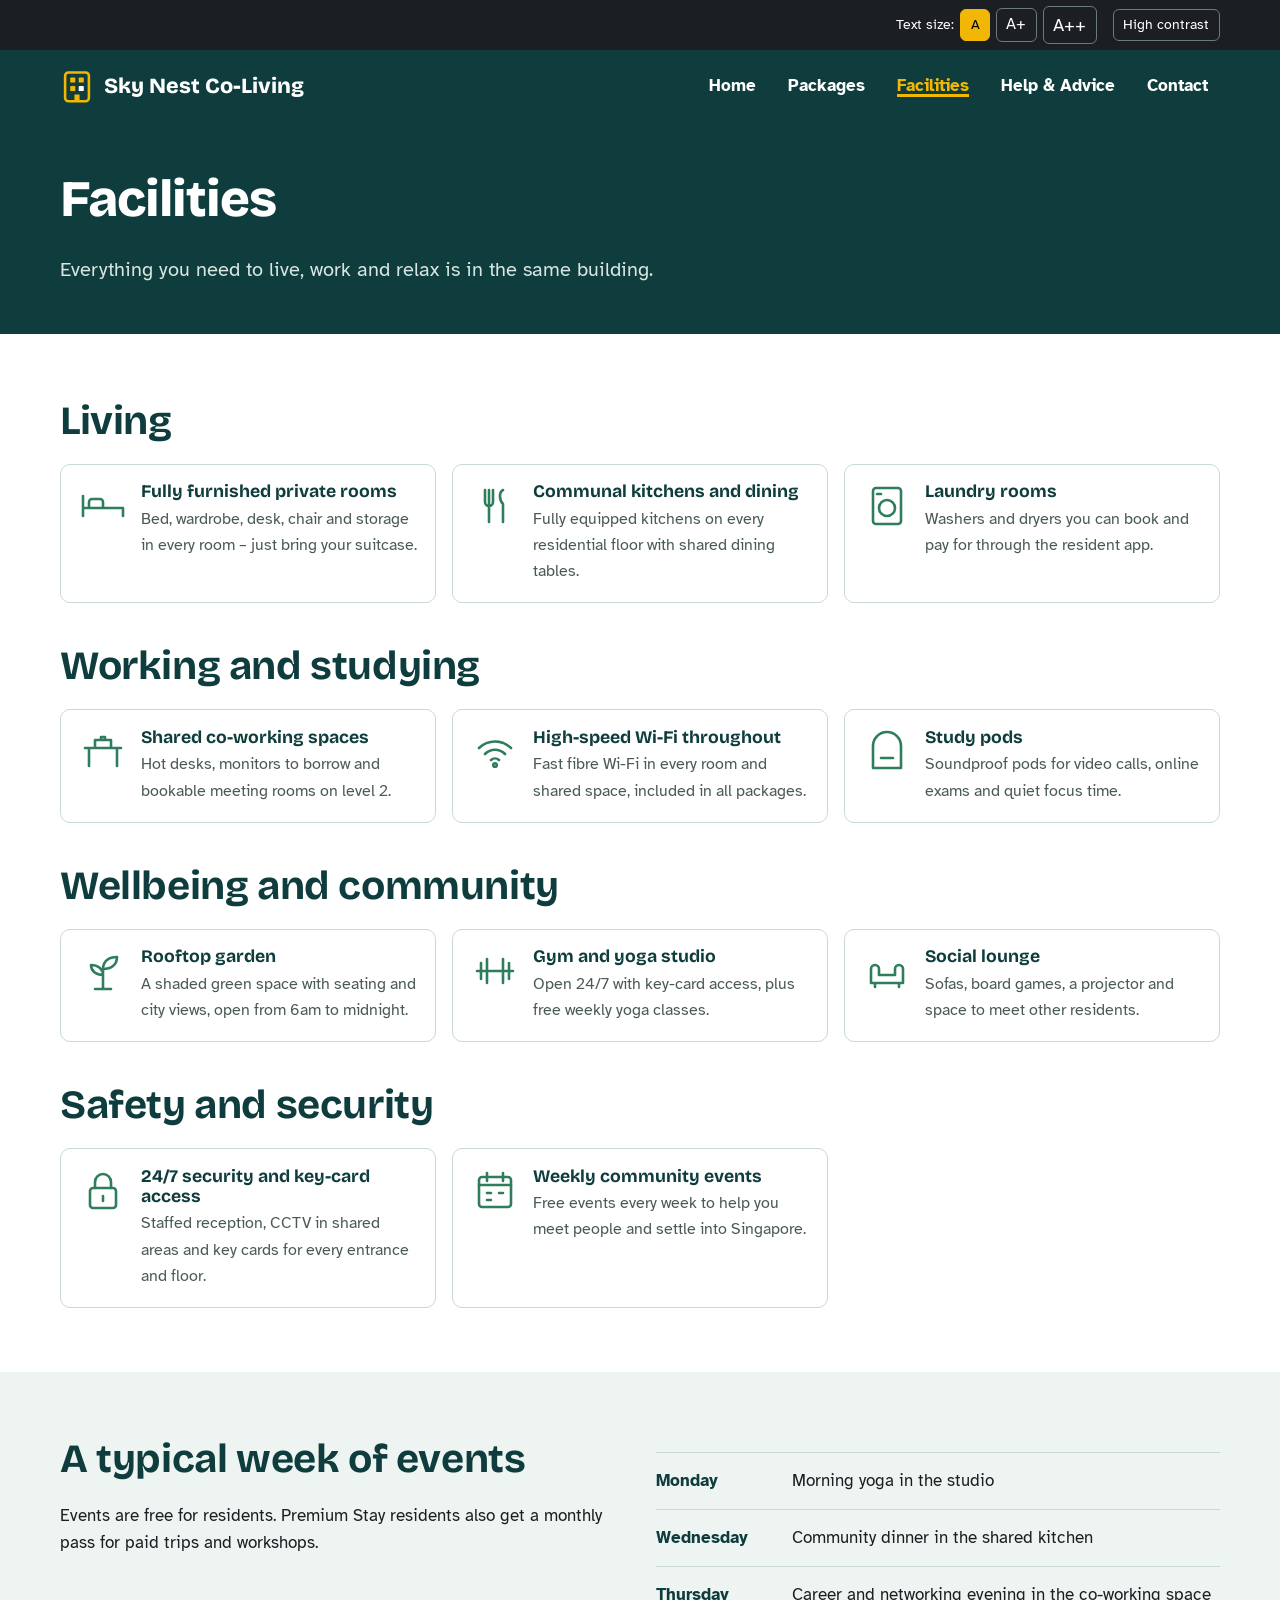
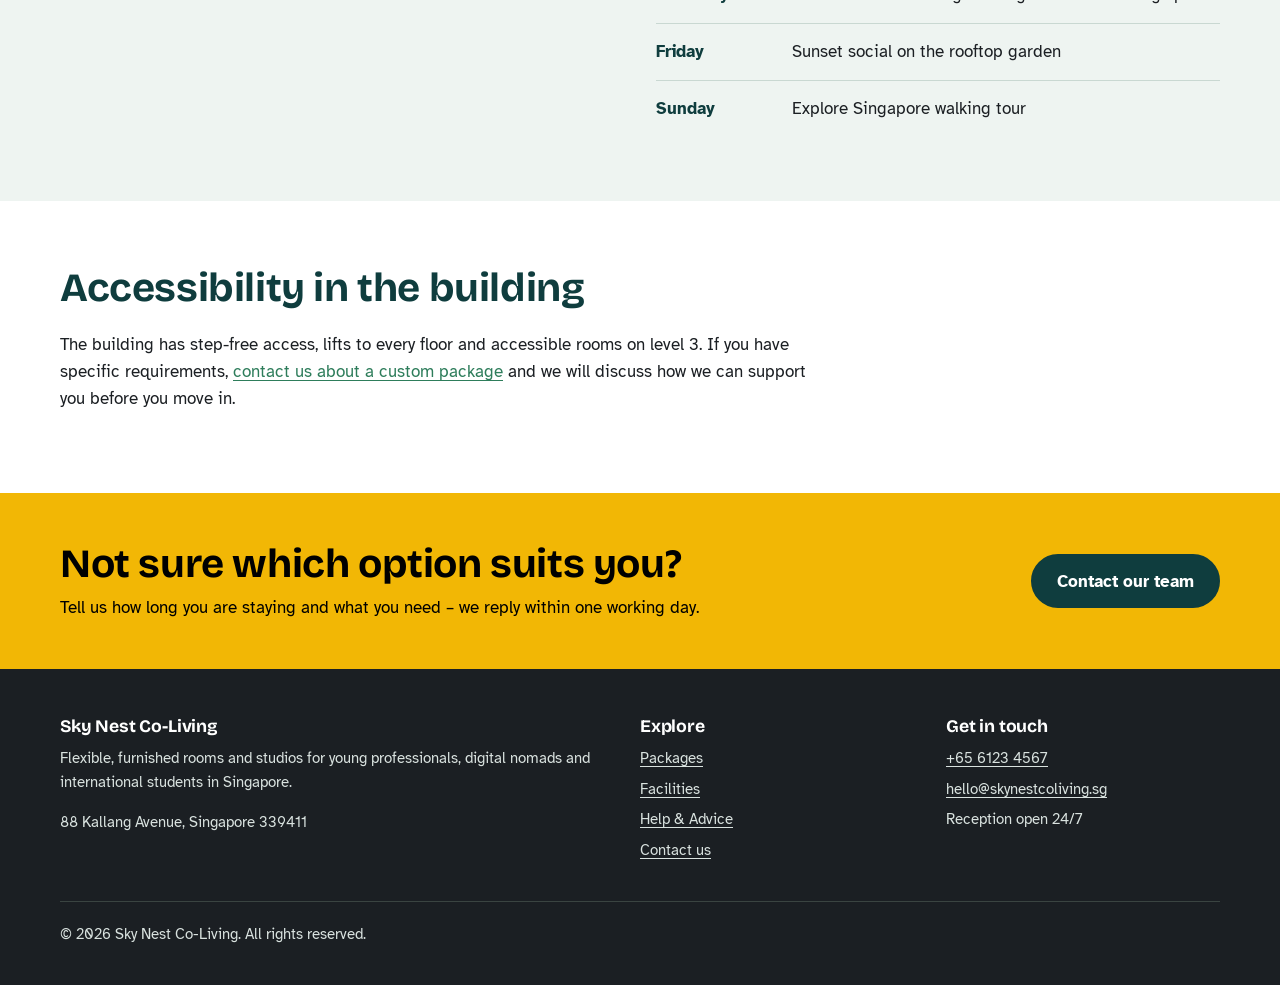
<file: facilities.html>
<!DOCTYPE html>
<html lang="en-SG">
<head>
  <meta charset="UTF-8">
  <meta name="viewport" content="width=device-width, initial-scale=1.0">
  <title>Facilities | Sky Nest Co-Living</title>
  <meta name="description" content="Co-working spaces, high-speed Wi-Fi, rooftop garden, gym, yoga studio, study pods and 24/7 security at Sky Nest Co-Living.">
  <!-- Fonts are stored with the website (fonts folder) so no extra connection to Google is needed.
       The two fonts used first are preloaded so text appears quickly. -->
  <link rel="preload" href="fonts/atkinson-hyperlegible-400.woff2" as="font" type="font/woff2" crossorigin>
  <link rel="preload" href="fonts/bricolage-grotesque-800.woff2" as="font" type="font/woff2" crossorigin>
  <link rel="icon" href="favicon.svg" type="image/svg+xml">
  <link rel="stylesheet" href="css/style.css">
</head>
<body>
  <a class="skip-link" href="#main">Skip to main content</a>
  <!-- Version label (GitHub copy only) -->

  <!-- Accessibility toolbar: text size and high contrast -->
  <div class="a11y-bar" role="region" aria-label="Accessibility settings">
    <div class="container">
      <div class="a11y-group" role="group" aria-label="Text size">
        <span>Text size:</span>
        <button type="button" data-text-size="normal" aria-pressed="true">A</button>
        <button type="button" data-text-size="large" aria-pressed="false" style="font-size:1.1em">A+</button>
        <button type="button" data-text-size="larger" aria-pressed="false" style="font-size:1.25em">A++</button>
      </div>
      <button type="button" id="contrast-toggle" aria-pressed="false">High contrast</button>
    </div>
  </div>

  <header class="site-header">
    <div class="container">
      <a class="logo" href="index.html"><svg viewBox="0 0 40 40" aria-hidden="true" focusable="false"><rect x="6" y="4" width="28" height="34" rx="4" fill="none" stroke="#f2b705" stroke-width="3"/><rect x="12" y="10" width="6" height="6" rx="1" fill="#f2b705"/><rect x="22" y="10" width="6" height="6" rx="1" fill="#f2b705"/><rect x="12" y="20" width="6" height="6" rx="1" fill="#f2b705"/><rect x="22" y="20" width="6" height="6" rx="1" fill="#ffffff"/><rect x="17" y="30" width="6" height="8" fill="#f2b705"/></svg><span>Sky Nest Co-Living</span></a>
      <button class="nav-toggle" type="button" aria-expanded="false" aria-controls="main-nav">
        <svg width="20" height="20" viewBox="0 0 20 20" aria-hidden="true"><path d="M2 5h16M2 10h16M2 15h16" stroke="currentColor" stroke-width="2.2" stroke-linecap="round"/></svg>
        Menu
      </button>
      <nav id="main-nav" class="main-nav" aria-label="Main">
        <ul>
        <li><a href="index.html">Home</a></li>
        <li><a href="packages.html">Packages</a></li>
        <li><a href="facilities.html" aria-current="page">Facilities</a></li>
        <li><a href="help.html">Help &amp; Advice</a></li>
        <li><a href="contact.html">Contact</a></li>
        </ul>
      </nav>
    </div>
  </header>


  <main id="main">
    <section class="page-banner">
      <div class="container">
        <h1>Facilities</h1>
        <p>Everything you need to live, work and relax is in the same building.</p>
      </div>
    </section>

    <section class="section">
      <div class="container facility-groups">
        <div>
          <h2>Living</h2>
          <ul class="facility-list"><li class="facility"><svg viewBox="0 0 48 48" fill="none" stroke="currentColor" stroke-width="2.6" stroke-linecap="round" stroke-linejoin="round" aria-hidden="true" focusable="false"><path d="M4 34V14M4 26h40v8M44 34v-8M10 26v-6a3 3 0 0 1 3-3h8a3 3 0 0 1 3 3v6"/></svg><div><h3>Fully furnished private rooms</h3><p>Bed, wardrobe, desk, chair and storage in every room – just bring your suitcase.</p></div></li><li class="facility"><svg viewBox="0 0 48 48" fill="none" stroke="currentColor" stroke-width="2.6" stroke-linecap="round" stroke-linejoin="round" aria-hidden="true" focusable="false"><path d="M14 8v12a4 4 0 0 0 8 0V8M18 8v32M32 8c-4 2-4 10 0 14v18"/></svg><div><h3>Communal kitchens and dining</h3><p>Fully equipped kitchens on every residential floor with shared dining tables.</p></div></li><li class="facility"><svg viewBox="0 0 48 48" fill="none" stroke="currentColor" stroke-width="2.6" stroke-linecap="round" stroke-linejoin="round" aria-hidden="true" focusable="false"><rect x="10" y="6" width="28" height="36" rx="3"/><circle cx="24" cy="26" r="8"/><path d="M14 12h4"/></svg><div><h3>Laundry rooms</h3><p>Washers and dryers you can book and pay for through the resident app.</p></div></li></ul>
        </div>
        <div>
          <h2>Working and studying</h2>
          <ul class="facility-list"><li class="facility"><svg viewBox="0 0 48 48" fill="none" stroke="currentColor" stroke-width="2.6" stroke-linecap="round" stroke-linejoin="round" aria-hidden="true" focusable="false"><path d="M6 20h36M10 20v18M38 20v18M16 20v-8h16v8M22 12V9h4v3"/></svg><div><h3>Shared co-working spaces</h3><p>Hot desks, monitors to borrow and bookable meeting rooms on level 2.</p></div></li><li class="facility"><svg viewBox="0 0 48 48" fill="none" stroke="currentColor" stroke-width="2.6" stroke-linecap="round" stroke-linejoin="round" aria-hidden="true" focusable="false"><path d="M8 20a23 23 0 0 1 32 0M14 26a14 14 0 0 1 20 0M20 32a6 6 0 0 1 8 0"/><circle cx="24" cy="37" r="1.8"/></svg><div><h3>High-speed Wi-Fi throughout</h3><p>Fast fibre Wi-Fi in every room and shared space, included in all packages.</p></div></li><li class="facility"><svg viewBox="0 0 48 48" fill="none" stroke="currentColor" stroke-width="2.6" stroke-linecap="round" stroke-linejoin="round" aria-hidden="true" focusable="false"><path d="M10 40V18a14 14 0 0 1 28 0v22M10 40h28M18 30h12"/></svg><div><h3>Study pods</h3><p>Soundproof pods for video calls, online exams and quiet focus time.</p></div></li></ul>
        </div>
        <div>
          <h2>Wellbeing and community</h2>
          <ul class="facility-list"><li class="facility"><svg viewBox="0 0 48 48" fill="none" stroke="currentColor" stroke-width="2.6" stroke-linecap="round" stroke-linejoin="round" aria-hidden="true" focusable="false"><path d="M24 42V22M24 22c0-8 6-12 14-12 0 8-6 12-14 12zM24 28c0-6-5-10-12-10 0 6 5 10 12 10zM16 42h16"/></svg><div><h3>Rooftop garden</h3><p>A shaded green space with seating and city views, open from 6am to midnight.</p></div></li><li class="facility"><svg viewBox="0 0 48 48" fill="none" stroke="currentColor" stroke-width="2.6" stroke-linecap="round" stroke-linejoin="round" aria-hidden="true" focusable="false"><path d="M6 24h36M10 16v16M16 12v24M32 12v24M38 16v16"/></svg><div><h3>Gym and yoga studio</h3><p>Open 24/7 with key-card access, plus free weekly yoga classes.</p></div></li><li class="facility"><svg viewBox="0 0 48 48" fill="none" stroke="currentColor" stroke-width="2.6" stroke-linecap="round" stroke-linejoin="round" aria-hidden="true" focusable="false"><path d="M8 22v14h32V22M8 22a4 4 0 0 1 8 0v6h16v-6a4 4 0 0 1 8 0M12 36v4M36 36v4"/></svg><div><h3>Social lounge</h3><p>Sofas, board games, a projector and space to meet other residents.</p></div></li></ul>
        </div>
        <div>
          <h2>Safety and security</h2>
          <ul class="facility-list"><li class="facility"><svg viewBox="0 0 48 48" fill="none" stroke="currentColor" stroke-width="2.6" stroke-linecap="round" stroke-linejoin="round" aria-hidden="true" focusable="false"><rect x="11" y="21" width="26" height="20" rx="3"/><path d="M16 21v-6a8 8 0 0 1 16 0v6M24 29v5"/></svg><div><h3>24/7 security and key-card access</h3><p>Staffed reception, CCTV in shared areas and key cards for every entrance and floor.</p></div></li><li class="facility"><svg viewBox="0 0 48 48" fill="none" stroke="currentColor" stroke-width="2.6" stroke-linecap="round" stroke-linejoin="round" aria-hidden="true" focusable="false"><rect x="8" y="10" width="32" height="30" rx="3"/><path d="M8 18h32M16 6v8M32 6v8M16 26h4M28 26h4M16 33h4"/></svg><div><h3>Weekly community events</h3><p>Free events every week to help you meet people and settle into Singapore.</p></div></li></ul>
        </div>
      </div>
    </section>

    <section class="section section--tint" aria-labelledby="events-title">
      <div class="container split">
        <div>
          <h2 id="events-title">A typical week of events</h2>
          <p>Events are free for residents. Premium Stay residents also get a monthly pass for paid trips and workshops.</p>
        </div>
        <ul class="events">
          <li><strong>Monday</strong><span>Morning yoga in the studio</span></li>
          <li><strong>Wednesday</strong><span>Community dinner in the shared kitchen</span></li>
          <li><strong>Thursday</strong><span>Career and networking evening in the co-working space</span></li>
          <li><strong>Friday</strong><span>Sunset social on the rooftop garden</span></li>
          <li><strong>Sunday</strong><span>Explore Singapore walking tour</span></li>
        </ul>
      </div>
    </section>

    <section class="section" aria-labelledby="access-title">
      <div class="container">
        <h2 id="access-title">Accessibility in the building</h2>
        <p>The building has step-free access, lifts to every floor and accessible rooms on level 3. If you have specific requirements, <a href="contact.html?type=custom">contact us about a custom package</a> and we will discuss how we can support you before you move in.</p>
      </div>
    </section>

    <section class="cta-strip" aria-labelledby="cta-title">
      <div class="container">
        <div>
          <h2 id="cta-title">Not sure which option suits you?</h2>
          <p>Tell us how long you are staying and what you need – we reply within one working day.</p>
        </div>
        <a class="btn" href="contact.html">Contact our team</a>
      </div>
    </section>
  </main>

  <footer class="site-footer">
    <div class="container">
      <div class="footer-grid">
        <div>
          <h2>Sky Nest Co-Living</h2>
          <p>Flexible, furnished rooms and studios for young professionals, digital nomads and international students in Singapore.</p>
          <p>88 Kallang Avenue, Singapore 339411</p>
        </div>
        <div>
          <h2>Explore</h2>
          <ul>
            <li><a href="packages.html">Packages</a></li>
            <li><a href="facilities.html">Facilities</a></li>
            <li><a href="help.html">Help &amp; Advice</a></li>
            <li><a href="contact.html">Contact us</a></li>
          </ul>
        </div>
        <div>
          <h2>Get in touch</h2>
          <ul>
            <li><a href="tel:+6561234567">+65 6123 4567</a></li>
            <li><a href="mailto:hello@skynestcoliving.sg">hello@skynestcoliving.sg</a></li>
            <li>Reception open 24/7</li>
          </ul>
        </div>
      </div>
      <div class="footer-bottom">
        <p>&copy; 2026 Sky Nest Co-Living. All rights reserved.</p>
      </div>
    </div>
  </footer>

  <script src="js/main.js" defer></script>
</body>
</html>
</file>
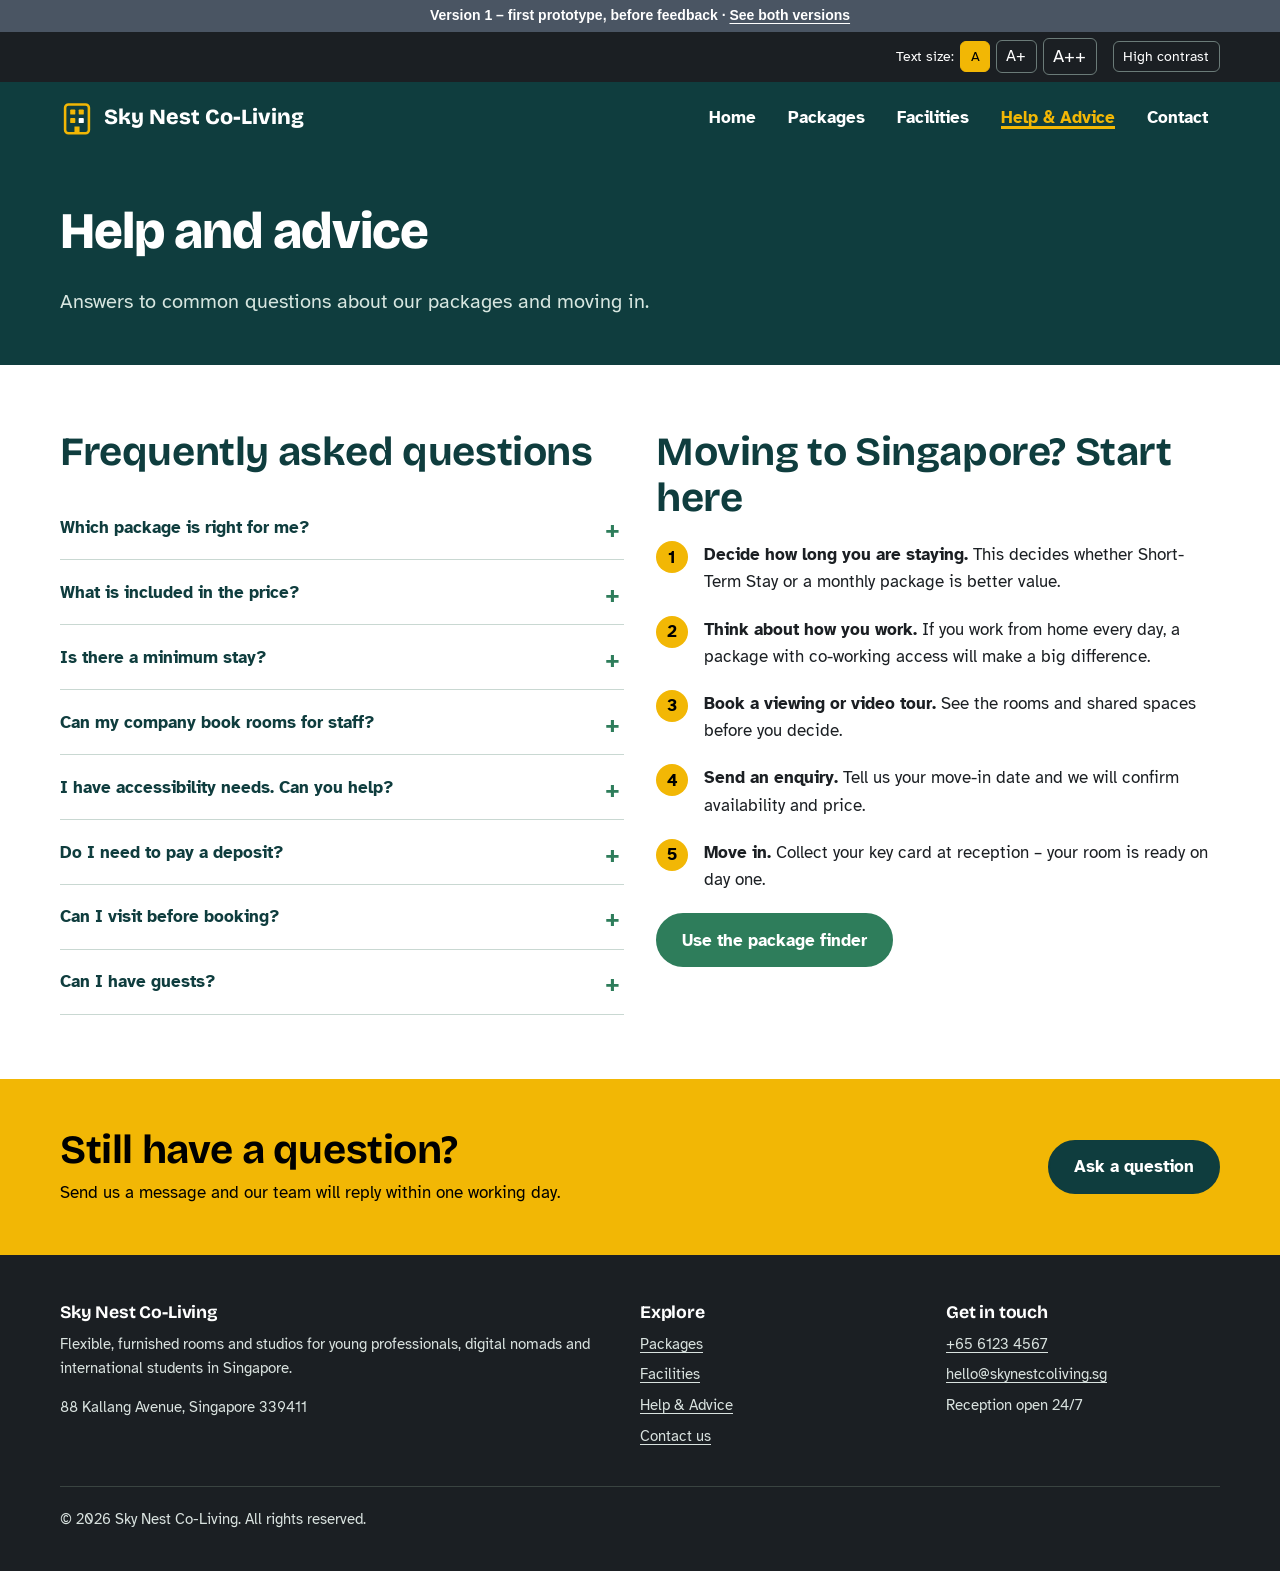
<file: help (5).html>
<!DOCTYPE html>
<html lang="en-SG">
<head>
  <meta charset="UTF-8">
  <meta name="viewport" content="width=device-width, initial-scale=1.0">
  <title>Help and advice | Sky Nest Co-Living</title>
  <meta name="description" content="Answers to common questions about Sky Nest Co-Living packages, prices, deposits, corporate bookings and accessibility.">
  <!-- Fonts: Bricolage Grotesque for headings, Atkinson Hyperlegible (designed for low-vision readers) for body text -->
  <link rel="preconnect" href="https://fonts.googleapis.com">
  <link rel="preconnect" href="https://fonts.gstatic.com" crossorigin>
  <link href="https://fonts.googleapis.com/css2?family=Atkinson+Hyperlegible:wght@400;700&amp;family=Bricolage+Grotesque:opsz,wght@12..96,700;12..96,800&amp;display=swap" rel="stylesheet">
  <link rel="stylesheet" href="css/style.css">
</head>
<body>
  <a class="skip-link" href="#main">Skip to main content</a>
  <!-- Version label (GitHub copy only) -->
  <div class="version-label" style="background:#4a5563;color:#ffffff;text-align:center;padding:6px 12px;font:700 14px/1.4 Arial,sans-serif">Version 1 – first prototype, before feedback · <a href="../index.html" style="color:#ffffff;text-decoration:underline">See both versions</a></div>

  <!-- Accessibility toolbar: text size and high contrast -->
  <div class="a11y-bar">
    <div class="container">
      <div class="a11y-group" role="group" aria-label="Text size">
        <span>Text size:</span>
        <button type="button" data-text-size="normal" aria-pressed="true">A</button>
        <button type="button" data-text-size="large" aria-pressed="false" style="font-size:1.1em">A+</button>
        <button type="button" data-text-size="larger" aria-pressed="false" style="font-size:1.25em">A++</button>
      </div>
      <button type="button" id="contrast-toggle" aria-pressed="false">High contrast</button>
    </div>
  </div>

  <header class="site-header">
    <div class="container">
      <a class="logo" href="index.html"><svg viewBox="0 0 40 40" aria-hidden="true" focusable="false"><rect x="6" y="4" width="28" height="34" rx="4" fill="none" stroke="#f2b705" stroke-width="3"/><rect x="12" y="10" width="6" height="6" rx="1" fill="#f2b705"/><rect x="22" y="10" width="6" height="6" rx="1" fill="#f2b705"/><rect x="12" y="20" width="6" height="6" rx="1" fill="#f2b705"/><rect x="22" y="20" width="6" height="6" rx="1" fill="#ffffff"/><rect x="17" y="30" width="6" height="8" fill="#f2b705"/></svg><span>Sky Nest Co-Living</span></a>
      <button class="nav-toggle" type="button" aria-expanded="false" aria-controls="main-nav">
        <svg width="20" height="20" viewBox="0 0 20 20" aria-hidden="true"><path d="M2 5h16M2 10h16M2 15h16" stroke="currentColor" stroke-width="2.2" stroke-linecap="round"/></svg>
        Menu
      </button>
      <nav id="main-nav" class="main-nav" aria-label="Main">
        <ul>
        <li><a href="index.html">Home</a></li>
        <li><a href="packages.html">Packages</a></li>
        <li><a href="facilities.html">Facilities</a></li>
        <li><a href="help.html" aria-current="page">Help &amp; Advice</a></li>
        <li><a href="contact.html">Contact</a></li>
        </ul>
      </nav>
    </div>
  </header>

    <section class="page-banner">
      <div class="container">
        <h1>Help and advice</h1>
        <p>Answers to common questions about our packages and moving in.</p>
      </div>
    </section>

  <main id="main">
    <section class="section" aria-labelledby="faq-title">
      <div class="container split">
        <div class="faq">
          <h2 id="faq-title">Frequently asked questions</h2>
          <details>
            <summary>Which package is right for me?</summary>
            <p>If you are staying less than a month, choose Short-Term Stay. For longer stays, choose Standard Stay if you are happy with a private bedroom in a shared apartment, or Premium Stay if you want your own studio and access to every facility. You can also use our <a href="packages.html#finder-title">package finder</a>.</p>
          </details>
          <details>
            <summary>What is included in the price?</summary>
            <p>All packages include a furnished room, electricity, water and air-conditioning. Premium Stay and Standard Stay also include high-speed internet and cleaning. See the <a href="packages.html#compare-title">comparison table</a> for full details.</p>
          </details>
          <details>
            <summary>Is there a minimum stay?</summary>
            <p>Short-Term Stay can be booked for 1 to 4 weeks. Premium Stay and Standard Stay start from one month. For longer stays, ask about a custom package.</p>
          </details>
          <details>
            <summary>Can my company book rooms for staff?</summary>
            <p>Yes. We arrange corporate bookings as custom packages with one monthly invoice. <a href="contact.html?type=custom">Contact us</a> with the number of rooms and dates you need.</p>
          </details>
          <details>
            <summary>I have accessibility needs. Can you help?</summary>
            <p>Yes. We have step-free access, lifts and accessible rooms. Every resident has different needs, so contact us to discuss your requirements and we will arrange a custom package.</p>
          </details>
          <details>
            <summary>Do I need to pay a deposit?</summary>
            <p>Premium Stay and Standard Stay need a deposit of one month’s rent, which is returned when you move out. Short-Term Stay is paid in full when you book.</p>
          </details>
          <details>
            <summary>Can I visit before booking?</summary>
            <p>Yes. You can book a viewing in person or a video tour through our <a href="contact.html">contact form</a>.</p>
          </details>
          <details>
            <summary>Can I have guests?</summary>
            <p>Residents can have day guests, who sign in at reception. Overnight guests can stay up to three nights a month in Premium Stay studios.</p>
          </details>
        </div>
        <div>
          <h2>Moving to Singapore? Start here</h2>
          <ol class="tips">
            <li><strong>Decide how long you are staying.</strong> This decides whether Short-Term Stay or a monthly package is better value.</li>
            <li><strong>Think about how you work.</strong> If you work from home every day, a package with co-working access will make a big difference.</li>
            <li><strong>Book a viewing or video tour.</strong> See the rooms and shared spaces before you decide.</li>
            <li><strong>Send an enquiry.</strong> Tell us your move-in date and we will confirm availability and price.</li>
            <li><strong>Move in.</strong> Collect your key card at reception – your room is ready on day one.</li>
          </ol>
          <a class="btn" href="packages.html#finder-title">Use the package finder</a>
        </div>
      </div>
    </section>

    <section class="cta-strip" aria-labelledby="cta-title">
      <div class="container">
        <div>
          <h2 id="cta-title">Still have a question?</h2>
          <p>Send us a message and our team will reply within one working day.</p>
        </div>
        <a class="btn" href="contact.html">Ask a question</a>
      </div>
    </section>
  </main>

  <footer class="site-footer">
    <div class="container">
      <div class="footer-grid">
        <div>
          <h2>Sky Nest Co-Living</h2>
          <p>Flexible, furnished rooms and studios for young professionals, digital nomads and international students in Singapore.</p>
          <p>88 Kallang Avenue, Singapore 339411</p>
        </div>
        <div>
          <h2>Explore</h2>
          <ul>
            <li><a href="packages.html">Packages</a></li>
            <li><a href="facilities.html">Facilities</a></li>
            <li><a href="help.html">Help &amp; Advice</a></li>
            <li><a href="contact.html">Contact us</a></li>
          </ul>
        </div>
        <div>
          <h2>Get in touch</h2>
          <ul>
            <li><a href="tel:+6561234567">+65 6123 4567</a></li>
            <li><a href="mailto:hello@skynestcoliving.sg">hello@skynestcoliving.sg</a></li>
            <li>Reception open 24/7</li>
          </ul>
        </div>
      </div>
      <div class="footer-bottom">
        <p>&copy; 2026 Sky Nest Co-Living. All rights reserved.</p>
      </div>
    </div>
  </footer>

  <script src="js/main.js"></script>
</body>
</html>
</file>
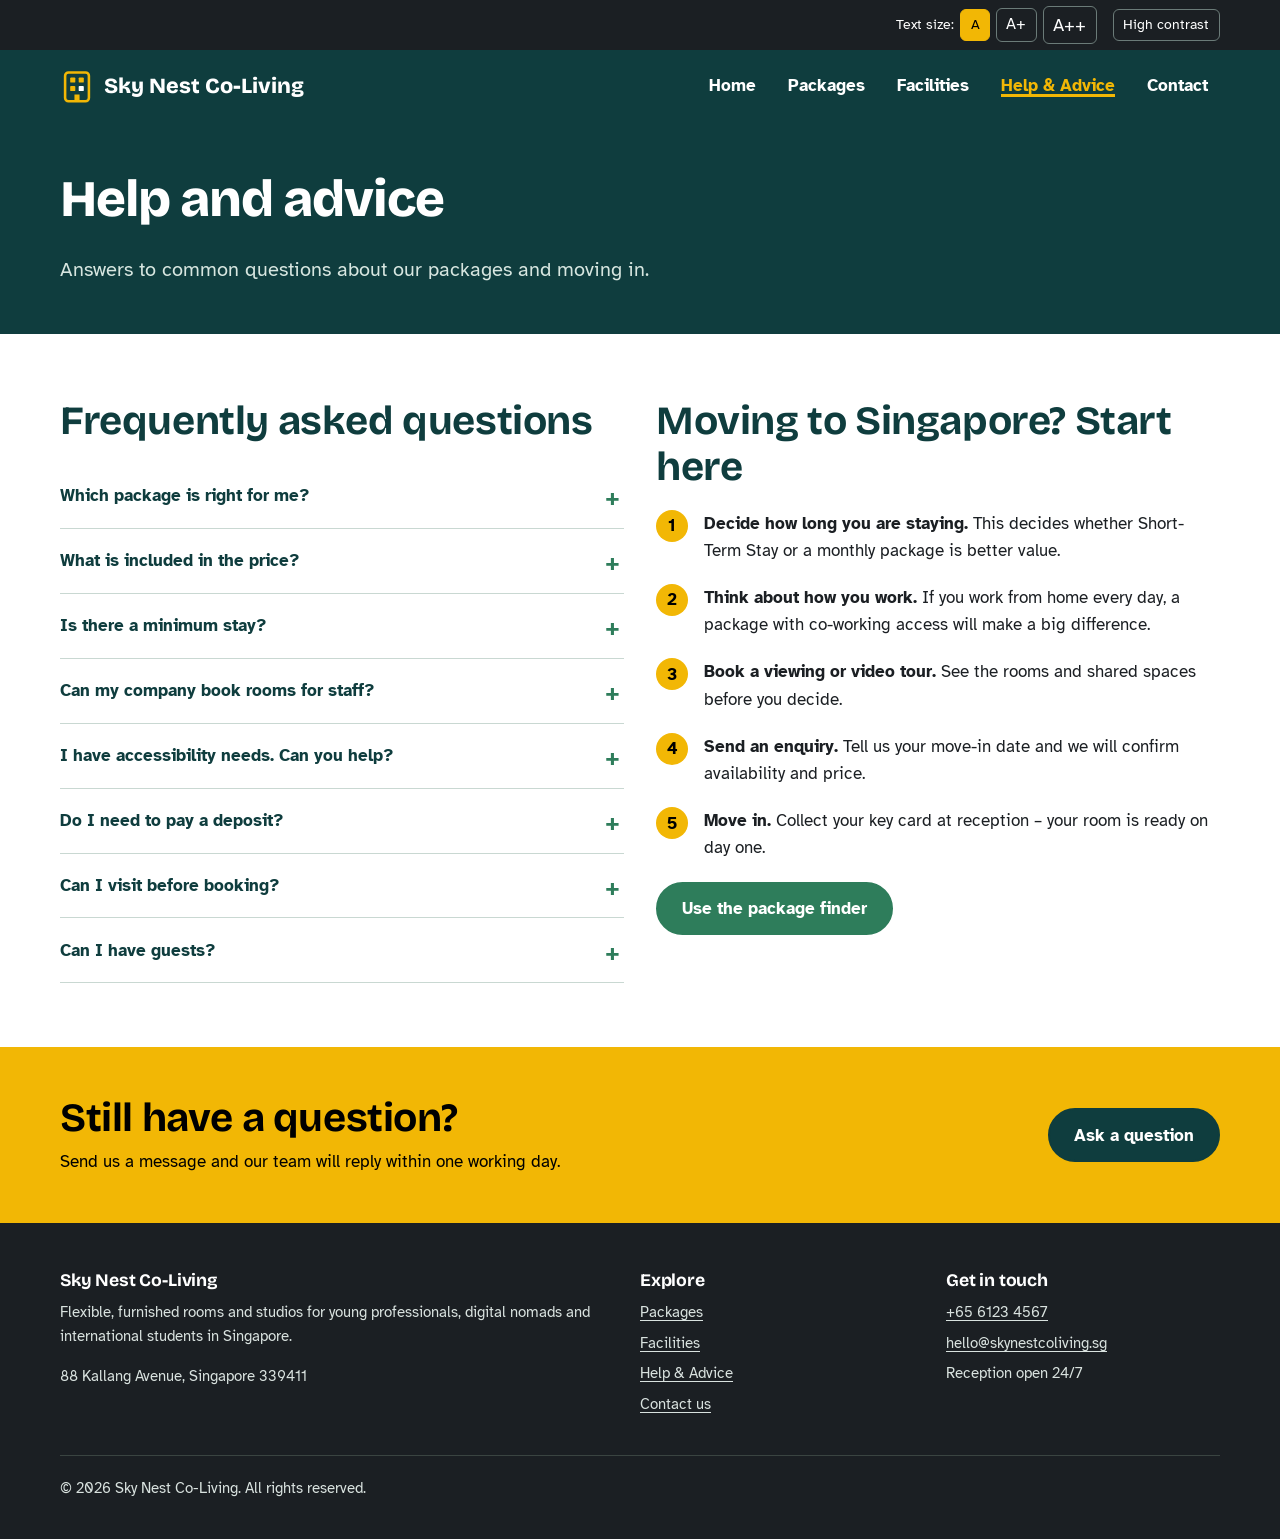
<file: help.html>
<!DOCTYPE html>
<html lang="en-SG">
<head>
  <meta charset="UTF-8">
  <meta name="viewport" content="width=device-width, initial-scale=1.0">
  <title>Help and advice | Sky Nest Co-Living</title>
  <meta name="description" content="Answers to common questions about Sky Nest Co-Living packages, prices, deposits, corporate bookings and accessibility.">
  <!-- Fonts are stored with the website (fonts folder) so no extra connection to Google is needed.
       The two fonts used first are preloaded so text appears quickly. -->
  <link rel="preload" href="fonts/atkinson-hyperlegible-400.woff2" as="font" type="font/woff2" crossorigin>
  <link rel="preload" href="fonts/bricolage-grotesque-800.woff2" as="font" type="font/woff2" crossorigin>
  <link rel="icon" href="favicon.svg" type="image/svg+xml">
  <link rel="stylesheet" href="css/style.css">
</head>
<body>
  <a class="skip-link" href="#main">Skip to main content</a>
  <!-- Version label (GitHub copy only) -->

  <!-- Accessibility toolbar: text size and high contrast -->
  <div class="a11y-bar" role="region" aria-label="Accessibility settings">
    <div class="container">
      <div class="a11y-group" role="group" aria-label="Text size">
        <span>Text size:</span>
        <button type="button" data-text-size="normal" aria-pressed="true">A</button>
        <button type="button" data-text-size="large" aria-pressed="false" style="font-size:1.1em">A+</button>
        <button type="button" data-text-size="larger" aria-pressed="false" style="font-size:1.25em">A++</button>
      </div>
      <button type="button" id="contrast-toggle" aria-pressed="false">High contrast</button>
    </div>
  </div>

  <header class="site-header">
    <div class="container">
      <a class="logo" href="index.html"><svg viewBox="0 0 40 40" aria-hidden="true" focusable="false"><rect x="6" y="4" width="28" height="34" rx="4" fill="none" stroke="#f2b705" stroke-width="3"/><rect x="12" y="10" width="6" height="6" rx="1" fill="#f2b705"/><rect x="22" y="10" width="6" height="6" rx="1" fill="#f2b705"/><rect x="12" y="20" width="6" height="6" rx="1" fill="#f2b705"/><rect x="22" y="20" width="6" height="6" rx="1" fill="#ffffff"/><rect x="17" y="30" width="6" height="8" fill="#f2b705"/></svg><span>Sky Nest Co-Living</span></a>
      <button class="nav-toggle" type="button" aria-expanded="false" aria-controls="main-nav">
        <svg width="20" height="20" viewBox="0 0 20 20" aria-hidden="true"><path d="M2 5h16M2 10h16M2 15h16" stroke="currentColor" stroke-width="2.2" stroke-linecap="round"/></svg>
        Menu
      </button>
      <nav id="main-nav" class="main-nav" aria-label="Main">
        <ul>
        <li><a href="index.html">Home</a></li>
        <li><a href="packages.html">Packages</a></li>
        <li><a href="facilities.html">Facilities</a></li>
        <li><a href="help.html" aria-current="page">Help &amp; Advice</a></li>
        <li><a href="contact.html">Contact</a></li>
        </ul>
      </nav>
    </div>
  </header>


  <main id="main">
    <section class="page-banner">
      <div class="container">
        <h1>Help and advice</h1>
        <p>Answers to common questions about our packages and moving in.</p>
      </div>
    </section>

    <section class="section" aria-labelledby="faq-title">
      <div class="container split">
        <div class="faq">
          <h2 id="faq-title">Frequently asked questions</h2>
          <details>
            <summary>Which package is right for me?</summary>
            <p>If you are staying less than a month, choose Short-Term Stay. For longer stays, choose Standard Stay if you are happy with a private bedroom in a shared apartment, or Premium Stay if you want your own studio and access to every facility. You can also use our <a href="packages.html#finder-title">package finder</a>.</p>
          </details>
          <details>
            <summary>What is included in the price?</summary>
            <p>All packages include a furnished room, electricity, water and air-conditioning. Premium Stay and Standard Stay also include high-speed internet and cleaning. See the <a href="packages.html#compare-title">comparison table</a> for full details.</p>
          </details>
          <details>
            <summary>Is there a minimum stay?</summary>
            <p>Short-Term Stay can be booked for 1 to 4 weeks. Premium Stay and Standard Stay start from one month. For longer stays, ask about a custom package.</p>
          </details>
          <details>
            <summary>Can my company book rooms for staff?</summary>
            <p>Yes. We arrange corporate bookings as custom packages with one monthly invoice. <a href="contact.html?type=custom">Contact us</a> with the number of rooms and dates you need.</p>
          </details>
          <details>
            <summary>I have accessibility needs. Can you help?</summary>
            <p>Yes. We have step-free access, lifts and accessible rooms. Every resident has different needs, so contact us to discuss your requirements and we will arrange a custom package.</p>
          </details>
          <details>
            <summary>Do I need to pay a deposit?</summary>
            <p>Premium Stay and Standard Stay need a deposit of one month’s rent, which is returned when you move out. Short-Term Stay is paid in full when you book.</p>
          </details>
          <details>
            <summary>Can I visit before booking?</summary>
            <p>Yes. You can book a viewing in person or a video tour through our <a href="contact.html">contact form</a>.</p>
          </details>
          <details>
            <summary>Can I have guests?</summary>
            <p>Residents can have day guests, who sign in at reception. Overnight guests can stay up to three nights a month in Premium Stay studios.</p>
          </details>
        </div>
        <div>
          <h2>Moving to Singapore? Start here</h2>
          <ol class="tips">
            <li><strong>Decide how long you are staying.</strong> This decides whether Short-Term Stay or a monthly package is better value.</li>
            <li><strong>Think about how you work.</strong> If you work from home every day, a package with co-working access will make a big difference.</li>
            <li><strong>Book a viewing or video tour.</strong> See the rooms and shared spaces before you decide.</li>
            <li><strong>Send an enquiry.</strong> Tell us your move-in date and we will confirm availability and price.</li>
            <li><strong>Move in.</strong> Collect your key card at reception – your room is ready on day one.</li>
          </ol>
          <a class="btn" href="packages.html#finder-title">Use the package finder</a>
        </div>
      </div>
    </section>

    <section class="cta-strip" aria-labelledby="cta-title">
      <div class="container">
        <div>
          <h2 id="cta-title">Still have a question?</h2>
          <p>Send us a message and our team will reply within one working day.</p>
        </div>
        <a class="btn" href="contact.html">Ask a question</a>
      </div>
    </section>
  </main>

  <footer class="site-footer">
    <div class="container">
      <div class="footer-grid">
        <div>
          <h2>Sky Nest Co-Living</h2>
          <p>Flexible, furnished rooms and studios for young professionals, digital nomads and international students in Singapore.</p>
          <p>88 Kallang Avenue, Singapore 339411</p>
        </div>
        <div>
          <h2>Explore</h2>
          <ul>
            <li><a href="packages.html">Packages</a></li>
            <li><a href="facilities.html">Facilities</a></li>
            <li><a href="help.html">Help &amp; Advice</a></li>
            <li><a href="contact.html">Contact us</a></li>
          </ul>
        </div>
        <div>
          <h2>Get in touch</h2>
          <ul>
            <li><a href="tel:+6561234567">+65 6123 4567</a></li>
            <li><a href="mailto:hello@skynestcoliving.sg">hello@skynestcoliving.sg</a></li>
            <li>Reception open 24/7</li>
          </ul>
        </div>
      </div>
      <div class="footer-bottom">
        <p>&copy; 2026 Sky Nest Co-Living. All rights reserved.</p>
      </div>
    </div>
  </footer>

  <script src="js/main.js" defer></script>
</body>
</html>
</file>
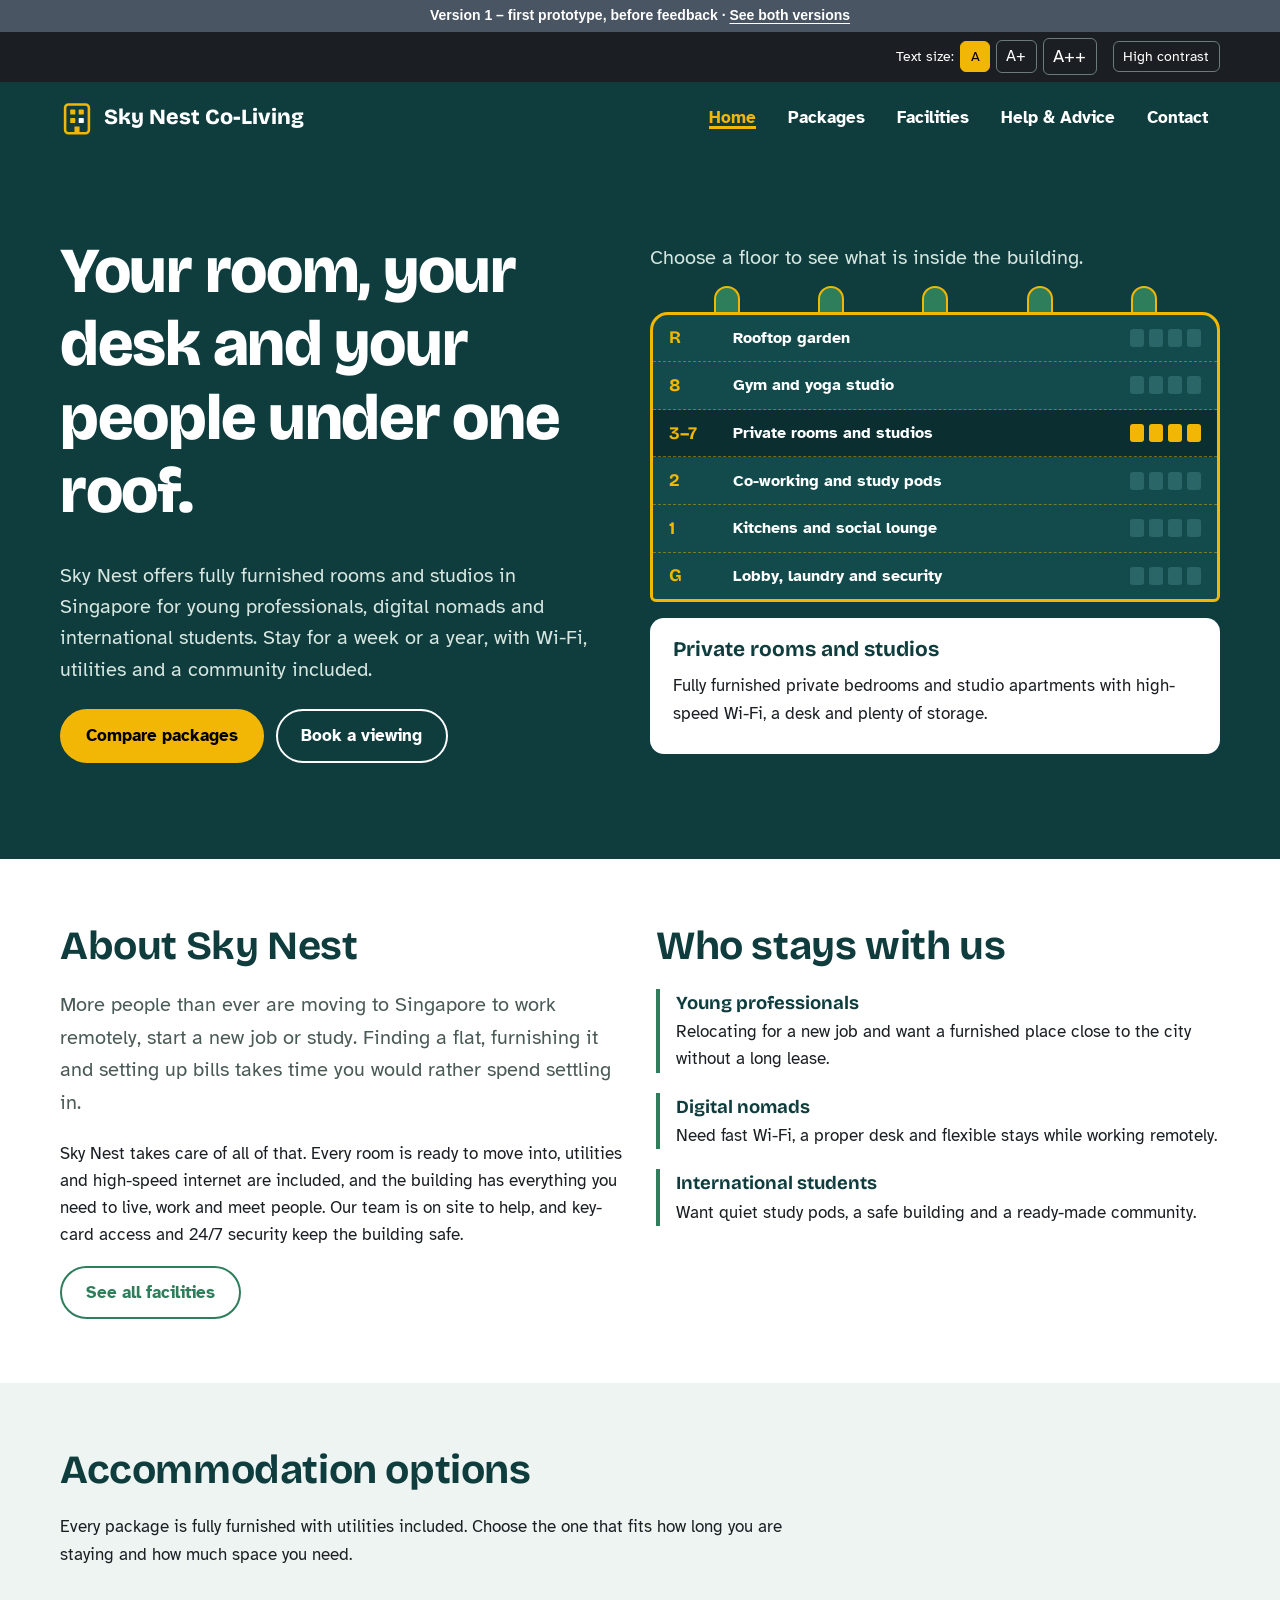
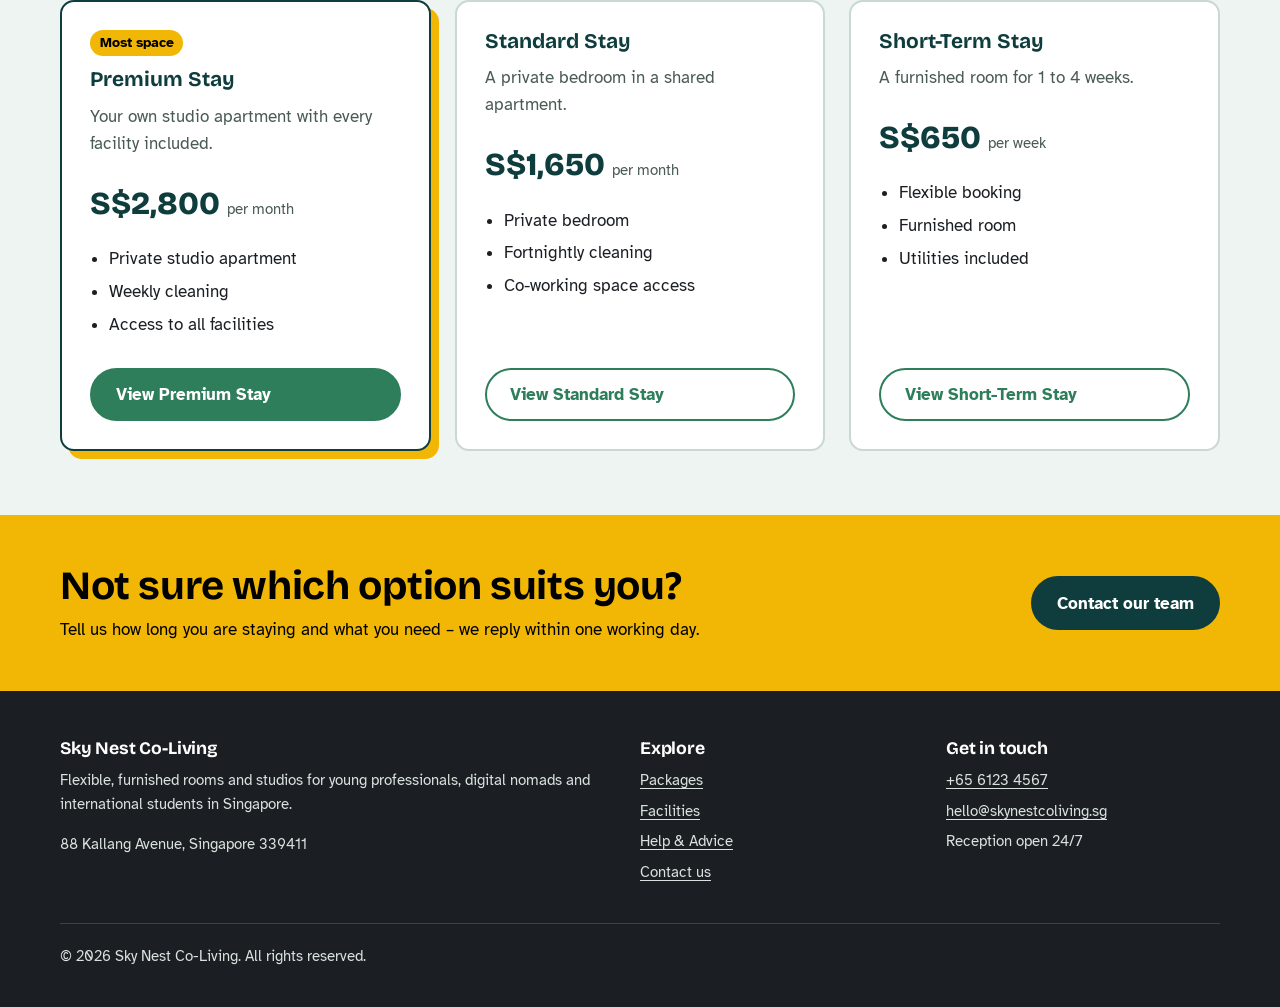
<file: index (4).html>
<!DOCTYPE html>
<html lang="en-SG">
<head>
  <meta charset="UTF-8">
  <meta name="viewport" content="width=device-width, initial-scale=1.0">
  <title>Sky Nest Co-Living | Furnished rooms and studios in Singapore</title>
  <meta name="description" content="Fully furnished private rooms and studio apartments in Singapore with co-working space, a gym, rooftop garden and community events.">
  <!-- Fonts: Bricolage Grotesque for headings, Atkinson Hyperlegible (designed for low-vision readers) for body text -->
  <link rel="preconnect" href="https://fonts.googleapis.com">
  <link rel="preconnect" href="https://fonts.gstatic.com" crossorigin>
  <link href="https://fonts.googleapis.com/css2?family=Atkinson+Hyperlegible:wght@400;700&amp;family=Bricolage+Grotesque:opsz,wght@12..96,700;12..96,800&amp;display=swap" rel="stylesheet">
  <link rel="stylesheet" href="css/style.css">
</head>
<body>
  <a class="skip-link" href="#main">Skip to main content</a>
  <!-- Version label (GitHub copy only) -->
  <div class="version-label" style="background:#4a5563;color:#ffffff;text-align:center;padding:6px 12px;font:700 14px/1.4 Arial,sans-serif">Version 1 – first prototype, before feedback · <a href="../index.html" style="color:#ffffff;text-decoration:underline">See both versions</a></div>

  <!-- Accessibility toolbar: text size and high contrast -->
  <div class="a11y-bar">
    <div class="container">
      <div class="a11y-group" role="group" aria-label="Text size">
        <span>Text size:</span>
        <button type="button" data-text-size="normal" aria-pressed="true">A</button>
        <button type="button" data-text-size="large" aria-pressed="false" style="font-size:1.1em">A+</button>
        <button type="button" data-text-size="larger" aria-pressed="false" style="font-size:1.25em">A++</button>
      </div>
      <button type="button" id="contrast-toggle" aria-pressed="false">High contrast</button>
    </div>
  </div>

  <header class="site-header">
    <div class="container">
      <a class="logo" href="index.html"><svg viewBox="0 0 40 40" aria-hidden="true" focusable="false"><rect x="6" y="4" width="28" height="34" rx="4" fill="none" stroke="#f2b705" stroke-width="3"/><rect x="12" y="10" width="6" height="6" rx="1" fill="#f2b705"/><rect x="22" y="10" width="6" height="6" rx="1" fill="#f2b705"/><rect x="12" y="20" width="6" height="6" rx="1" fill="#f2b705"/><rect x="22" y="20" width="6" height="6" rx="1" fill="#ffffff"/><rect x="17" y="30" width="6" height="8" fill="#f2b705"/></svg><span>Sky Nest Co-Living</span></a>
      <button class="nav-toggle" type="button" aria-expanded="false" aria-controls="main-nav">
        <svg width="20" height="20" viewBox="0 0 20 20" aria-hidden="true"><path d="M2 5h16M2 10h16M2 15h16" stroke="currentColor" stroke-width="2.2" stroke-linecap="round"/></svg>
        Menu
      </button>
      <nav id="main-nav" class="main-nav" aria-label="Main">
        <ul>
        <li><a href="index.html" aria-current="page">Home</a></li>
        <li><a href="packages.html">Packages</a></li>
        <li><a href="facilities.html">Facilities</a></li>
        <li><a href="help.html">Help &amp; Advice</a></li>
        <li><a href="contact.html">Contact</a></li>
        </ul>
      </nav>
    </div>
  </header>

  <main id="main">
    <section class="hero">
      <div class="container hero-grid">
        <div>
          <h1>Your room, your desk and your people under one roof.</h1>
          <p>Sky Nest offers fully furnished rooms and studios in Singapore for young professionals, digital nomads and international students. Stay for a week or a year, with Wi-Fi, utilities and a community included.</p>
          <div class="hero-actions">
            <a class="btn btn--sun" href="packages.html">Compare packages</a>
            <a class="btn btn--ghost" href="contact.html">Book a viewing</a>
          </div>
        </div>

        <!-- Interactive building: choose a floor to see what is on it -->
        <div class="building">
          <p class="building-caption" id="building-caption">Choose a floor to see what is inside the building.</p>
          <div class="roof-plants" aria-hidden="true"><span></span><span></span><span></span><span></span><span></span></div>
          <ul class="tower" aria-labelledby="building-caption">
            <li><button type="button" class="floor-btn" data-floor="roof" aria-pressed="false">
              <span class="floor-level" aria-hidden="true">R</span><span>Rooftop garden</span><span class="floor-windows" aria-hidden="true"><span></span><span></span><span></span><span></span></span>
            </button></li>
            <li><button type="button" class="floor-btn" data-floor="gym" aria-pressed="false">
              <span class="floor-level" aria-hidden="true">8</span><span>Gym and yoga studio</span><span class="floor-windows" aria-hidden="true"><span></span><span></span><span></span><span></span></span>
            </button></li>
            <li><button type="button" class="floor-btn" data-floor="rooms" aria-pressed="true">
              <span class="floor-level" aria-hidden="true">3–7</span><span>Private rooms and studios</span><span class="floor-windows" aria-hidden="true"><span></span><span></span><span></span><span></span></span>
            </button></li>
            <li><button type="button" class="floor-btn" data-floor="work" aria-pressed="false">
              <span class="floor-level" aria-hidden="true">2</span><span>Co-working and study pods</span><span class="floor-windows" aria-hidden="true"><span></span><span></span><span></span><span></span></span>
            </button></li>
            <li><button type="button" class="floor-btn" data-floor="lounge" aria-pressed="false">
              <span class="floor-level" aria-hidden="true">1</span><span>Kitchens and social lounge</span><span class="floor-windows" aria-hidden="true"><span></span><span></span><span></span><span></span></span>
            </button></li>
            <li><button type="button" class="floor-btn" data-floor="lobby" aria-pressed="false">
              <span class="floor-level" aria-hidden="true">G</span><span>Lobby, laundry and security</span><span class="floor-windows" aria-hidden="true"><span></span><span></span><span></span><span></span></span>
            </button></li>
          </ul>
          <div class="floor-info" id="floor-info" aria-live="polite">
            <h3>Private rooms and studios</h3>
            <p>Fully furnished private bedrooms and studio apartments with high-speed Wi-Fi, a desk and plenty of storage.</p>
          </div>
        </div>
      </div>
    </section>

    <section class="section" aria-labelledby="about-title">
      <div class="container split">
        <div>
          <h2 id="about-title">About Sky Nest</h2>
          <p class="lead">More people than ever are moving to Singapore to work remotely, start a new job or study. Finding a flat, furnishing it and setting up bills takes time you would rather spend settling in.</p>
          <p>Sky Nest takes care of all of that. Every room is ready to move into, utilities and high-speed internet are included, and the building has everything you need to live, work and meet people. Our team is on site to help, and key-card access and 24/7 security keep the building safe.</p>
          <a class="btn btn--ghost" href="facilities.html">See all facilities</a>
        </div>
        <div>
          <h2>Who stays with us</h2>
          <ul class="audience-list">
            <li><strong>Young professionals</strong>Relocating for a new job and want a furnished place close to the city without a long lease.</li>
            <li><strong>Digital nomads</strong>Need fast Wi-Fi, a proper desk and flexible stays while working remotely.</li>
            <li><strong>International students</strong>Want quiet study pods, a safe building and a ready-made community.</li>
          </ul>
        </div>
      </div>
    </section>

    <section class="section section--tint" aria-labelledby="packages-title">
      <div class="container">
        <h2 id="packages-title">Accommodation options</h2>
        <p>Every package is fully furnished with utilities included. Choose the one that fits how long you are staying and how much space you need.</p>
        <div class="packages">
          <article class="package package--featured">
            <span class="tag">Most space</span>
            <h3>Premium Stay</h3>
            <p class="best-for">Your own studio apartment with every facility included.</p>
            <p class="price">S$2,800 <small>per month</small></p>
            <ul><li>Private studio apartment</li><li>Weekly cleaning</li><li>Access to all facilities</li></ul>
            <a class="btn" href="packages.html#premium">View Premium Stay</a>
          </article>
          <article class="package">
            <h3>Standard Stay</h3>
            <p class="best-for">A private bedroom in a shared apartment.</p>
            <p class="price">S$1,650 <small>per month</small></p>
            <ul><li>Private bedroom</li><li>Fortnightly cleaning</li><li>Co-working space access</li></ul>
            <a class="btn btn--ghost" href="packages.html#standard">View Standard Stay</a>
          </article>
          <article class="package">
            <h3>Short-Term Stay</h3>
            <p class="best-for">A furnished room for 1 to 4 weeks.</p>
            <p class="price">S$650 <small>per week</small></p>
            <ul><li>Flexible booking</li><li>Furnished room</li><li>Utilities included</li></ul>
            <a class="btn btn--ghost" href="packages.html#short">View Short-Term Stay</a>
          </article>
        </div>
      </div>
    </section>

    <section class="cta-strip" aria-labelledby="cta-title">
      <div class="container">
        <div>
          <h2 id="cta-title">Not sure which option suits you?</h2>
          <p>Tell us how long you are staying and what you need – we reply within one working day.</p>
        </div>
        <a class="btn" href="contact.html">Contact our team</a>
      </div>
    </section>
  </main>

  <footer class="site-footer">
    <div class="container">
      <div class="footer-grid">
        <div>
          <h2>Sky Nest Co-Living</h2>
          <p>Flexible, furnished rooms and studios for young professionals, digital nomads and international students in Singapore.</p>
          <p>88 Kallang Avenue, Singapore 339411</p>
        </div>
        <div>
          <h2>Explore</h2>
          <ul>
            <li><a href="packages.html">Packages</a></li>
            <li><a href="facilities.html">Facilities</a></li>
            <li><a href="help.html">Help &amp; Advice</a></li>
            <li><a href="contact.html">Contact us</a></li>
          </ul>
        </div>
        <div>
          <h2>Get in touch</h2>
          <ul>
            <li><a href="tel:+6561234567">+65 6123 4567</a></li>
            <li><a href="mailto:hello@skynestcoliving.sg">hello@skynestcoliving.sg</a></li>
            <li>Reception open 24/7</li>
          </ul>
        </div>
      </div>
      <div class="footer-bottom">
        <p>&copy; 2026 Sky Nest Co-Living. All rights reserved.</p>
      </div>
    </div>
  </footer>

  <script src="js/main.js"></script>
</body>
</html>
</file>
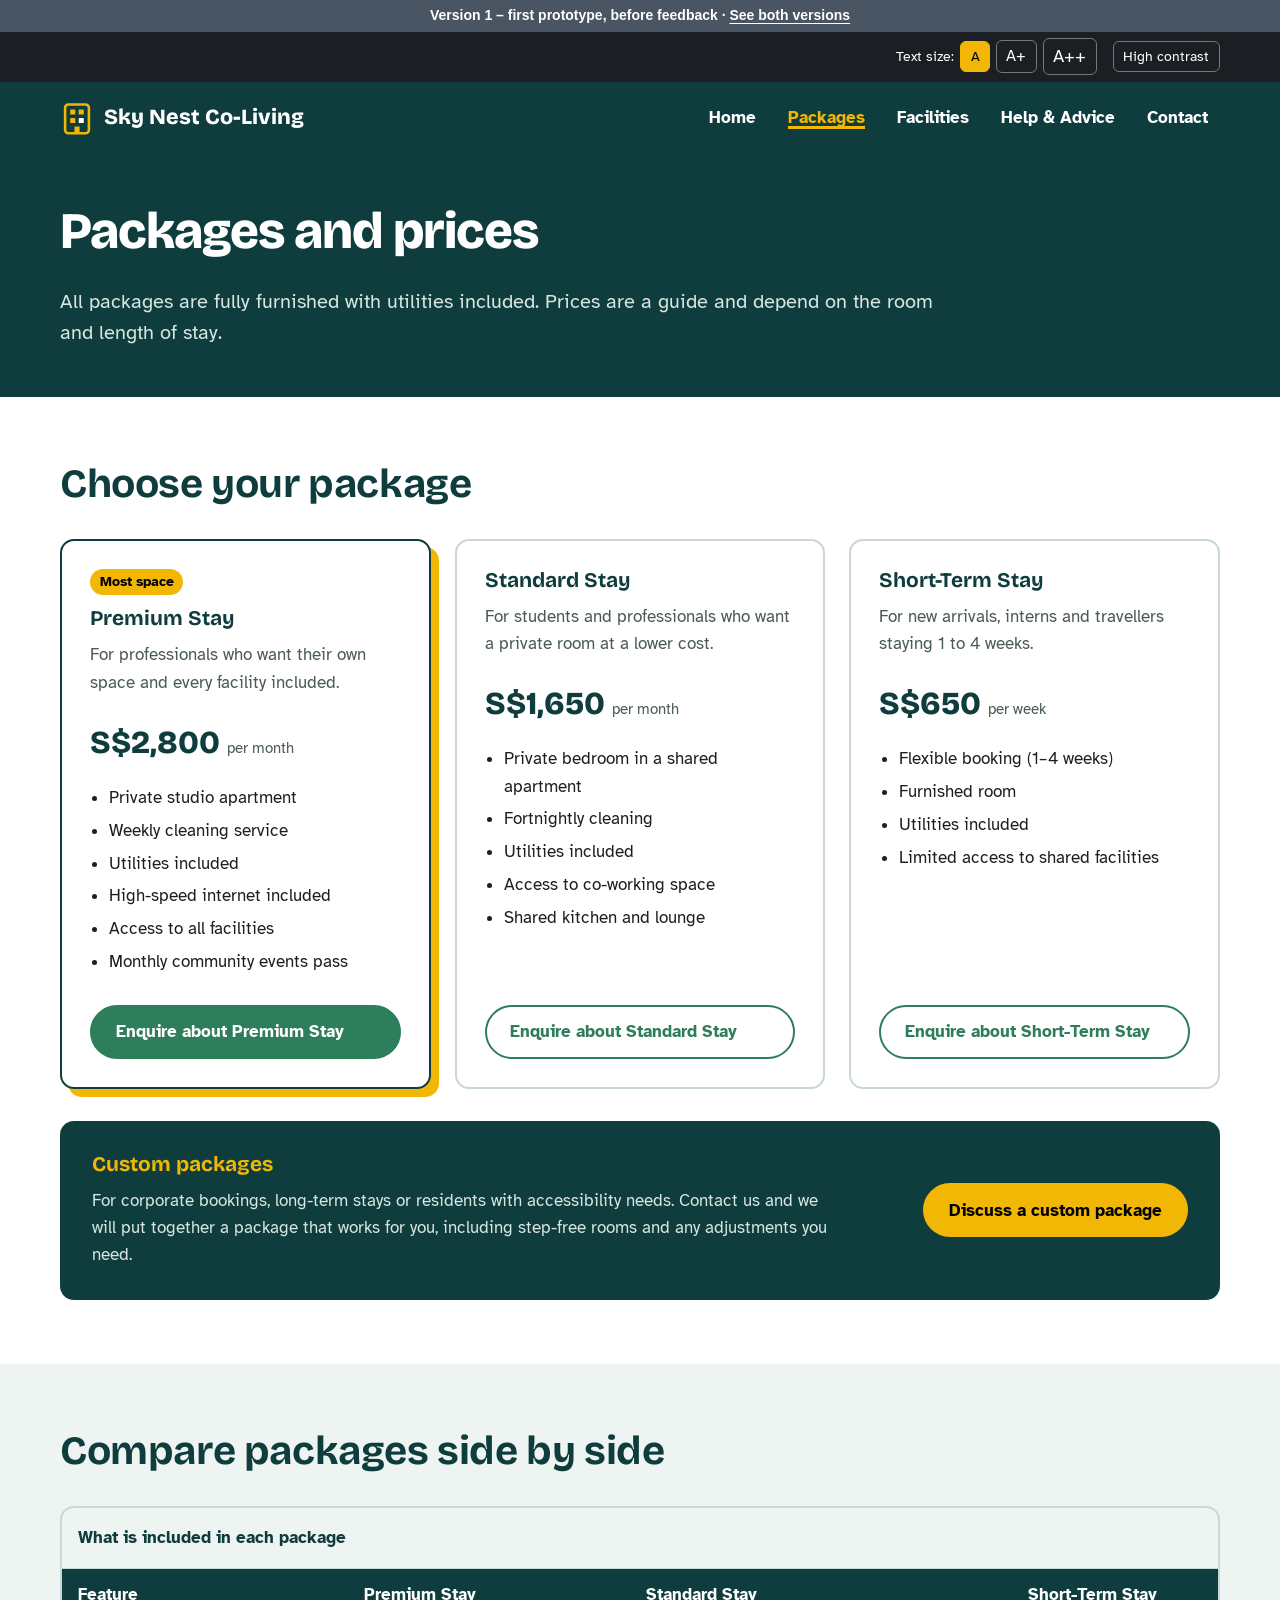
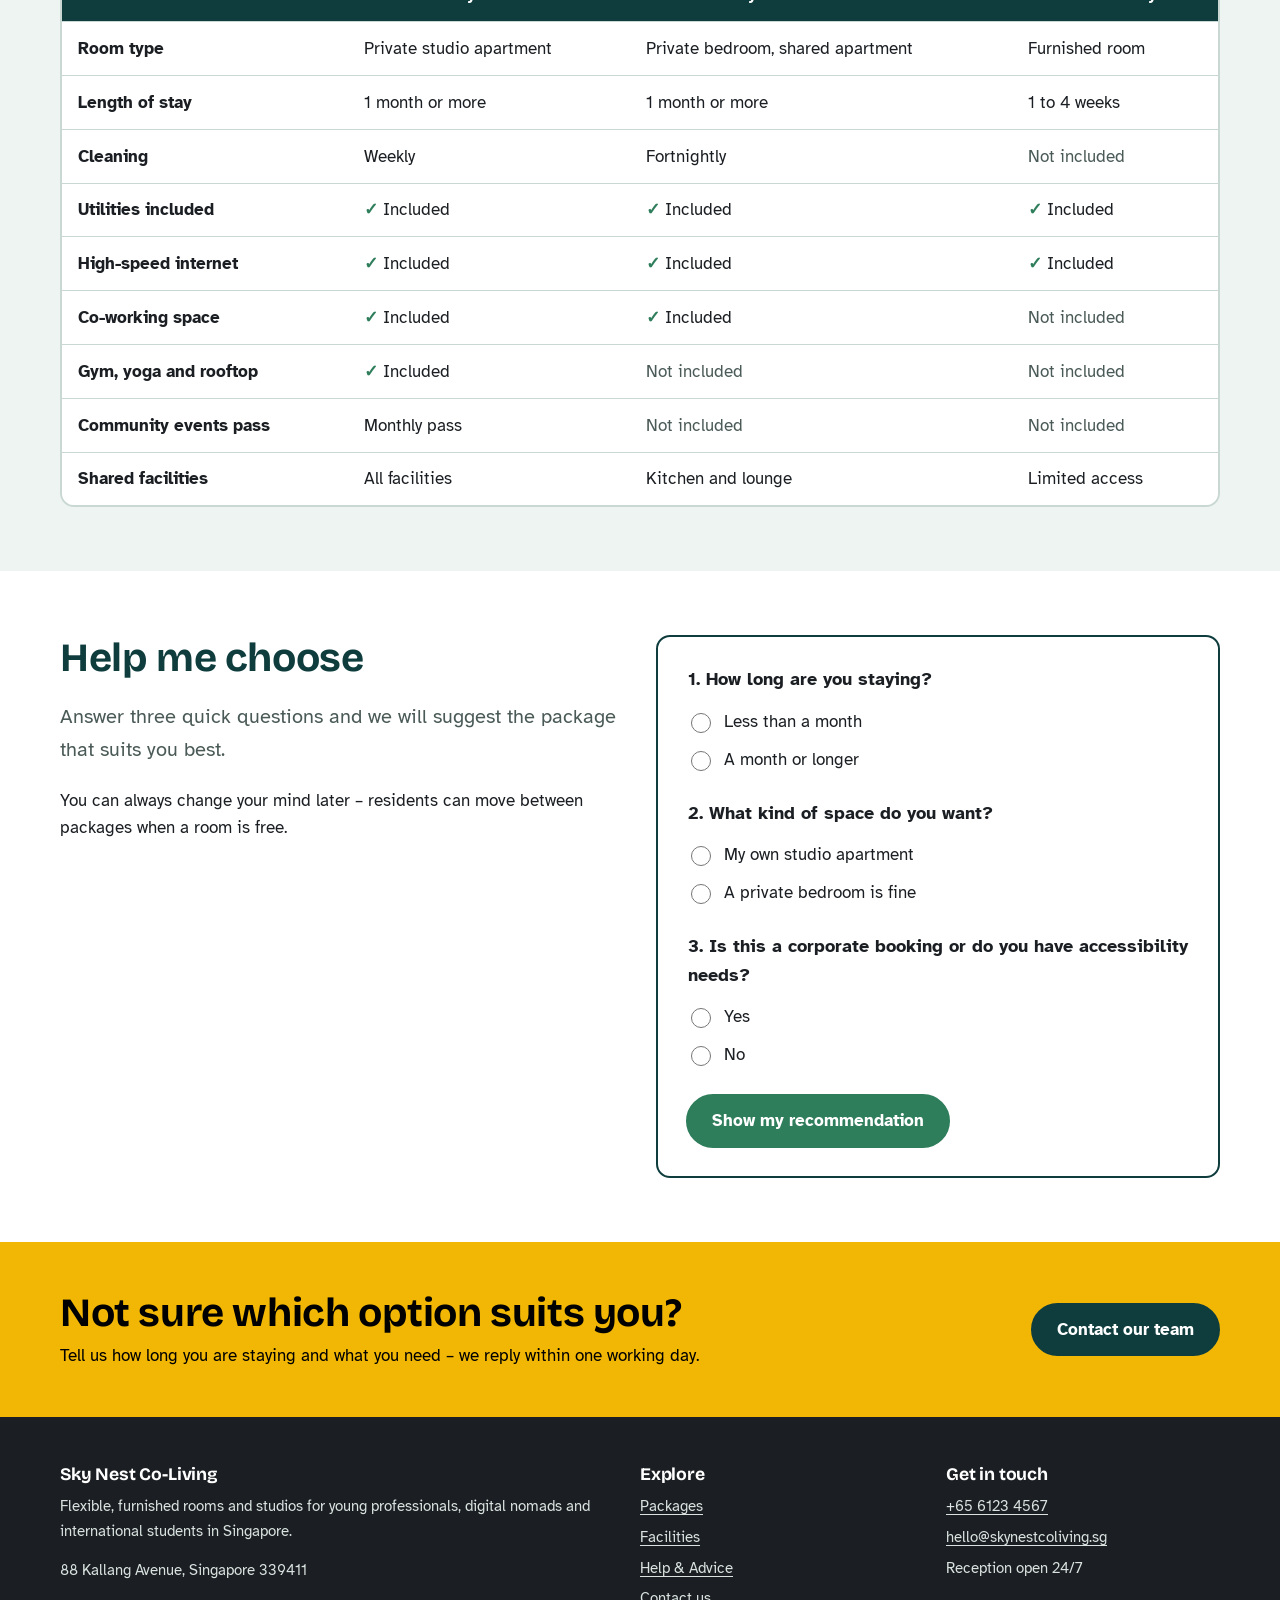
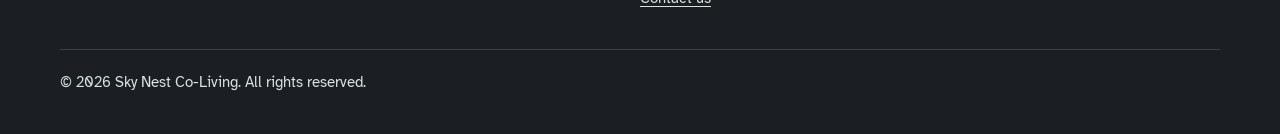
<file: packages (1).html>
<!DOCTYPE html>
<html lang="en-SG">
<head>
  <meta charset="UTF-8">
  <meta name="viewport" content="width=device-width, initial-scale=1.0">
  <title>Packages and prices | Sky Nest Co-Living</title>
  <meta name="description" content="Compare Premium Stay, Standard Stay, Short-Term Stay and custom packages at Sky Nest Co-Living in Singapore.">
  <!-- Fonts: Bricolage Grotesque for headings, Atkinson Hyperlegible (designed for low-vision readers) for body text -->
  <link rel="preconnect" href="https://fonts.googleapis.com">
  <link rel="preconnect" href="https://fonts.gstatic.com" crossorigin>
  <link href="https://fonts.googleapis.com/css2?family=Atkinson+Hyperlegible:wght@400;700&amp;family=Bricolage+Grotesque:opsz,wght@12..96,700;12..96,800&amp;display=swap" rel="stylesheet">
  <link rel="stylesheet" href="css/style.css">
</head>
<body>
  <a class="skip-link" href="#main">Skip to main content</a>
  <!-- Version label (GitHub copy only) -->
  <div class="version-label" style="background:#4a5563;color:#ffffff;text-align:center;padding:6px 12px;font:700 14px/1.4 Arial,sans-serif">Version 1 – first prototype, before feedback · <a href="../index.html" style="color:#ffffff;text-decoration:underline">See both versions</a></div>

  <!-- Accessibility toolbar: text size and high contrast -->
  <div class="a11y-bar">
    <div class="container">
      <div class="a11y-group" role="group" aria-label="Text size">
        <span>Text size:</span>
        <button type="button" data-text-size="normal" aria-pressed="true">A</button>
        <button type="button" data-text-size="large" aria-pressed="false" style="font-size:1.1em">A+</button>
        <button type="button" data-text-size="larger" aria-pressed="false" style="font-size:1.25em">A++</button>
      </div>
      <button type="button" id="contrast-toggle" aria-pressed="false">High contrast</button>
    </div>
  </div>

  <header class="site-header">
    <div class="container">
      <a class="logo" href="index.html"><svg viewBox="0 0 40 40" aria-hidden="true" focusable="false"><rect x="6" y="4" width="28" height="34" rx="4" fill="none" stroke="#f2b705" stroke-width="3"/><rect x="12" y="10" width="6" height="6" rx="1" fill="#f2b705"/><rect x="22" y="10" width="6" height="6" rx="1" fill="#f2b705"/><rect x="12" y="20" width="6" height="6" rx="1" fill="#f2b705"/><rect x="22" y="20" width="6" height="6" rx="1" fill="#ffffff"/><rect x="17" y="30" width="6" height="8" fill="#f2b705"/></svg><span>Sky Nest Co-Living</span></a>
      <button class="nav-toggle" type="button" aria-expanded="false" aria-controls="main-nav">
        <svg width="20" height="20" viewBox="0 0 20 20" aria-hidden="true"><path d="M2 5h16M2 10h16M2 15h16" stroke="currentColor" stroke-width="2.2" stroke-linecap="round"/></svg>
        Menu
      </button>
      <nav id="main-nav" class="main-nav" aria-label="Main">
        <ul>
        <li><a href="index.html">Home</a></li>
        <li><a href="packages.html" aria-current="page">Packages</a></li>
        <li><a href="facilities.html">Facilities</a></li>
        <li><a href="help.html">Help &amp; Advice</a></li>
        <li><a href="contact.html">Contact</a></li>
        </ul>
      </nav>
    </div>
  </header>

    <section class="page-banner">
      <div class="container">
        <h1>Packages and prices</h1>
        <p>All packages are fully furnished with utilities included. Prices are a guide and depend on the room and length of stay.</p>
      </div>
    </section>

  <main id="main">
    <section class="section" aria-labelledby="options-title">
      <div class="container">
        <h2 id="options-title">Choose your package</h2>
        <div class="packages">
          <article class="package package--featured" id="premium">
            <span class="tag">Most space</span>
            <h3>Premium Stay</h3>
            <p class="best-for">For professionals who want their own space and every facility included.</p>
            <p class="price">S$2,800 <small>per month</small></p>
            <ul><li>Private studio apartment</li><li>Weekly cleaning service</li><li>Utilities included</li><li>High-speed internet included</li><li>Access to all facilities</li><li>Monthly community events pass</li></ul>
            <a class="btn" href="contact.html?type=premium">Enquire about Premium Stay</a>
          </article>
          <article class="package" id="standard">
            
            <h3>Standard Stay</h3>
            <p class="best-for">For students and professionals who want a private room at a lower cost.</p>
            <p class="price">S$1,650 <small>per month</small></p>
            <ul><li>Private bedroom in a shared apartment</li><li>Fortnightly cleaning</li><li>Utilities included</li><li>Access to co-working space</li><li>Shared kitchen and lounge</li></ul>
            <a class="btn btn--ghost" href="contact.html?type=standard">Enquire about Standard Stay</a>
          </article>
          <article class="package" id="short">
            
            <h3>Short-Term Stay</h3>
            <p class="best-for">For new arrivals, interns and travellers staying 1 to 4 weeks.</p>
            <p class="price">S$650 <small>per week</small></p>
            <ul><li>Flexible booking (1–4 weeks)</li><li>Furnished room</li><li>Utilities included</li><li>Limited access to shared facilities</li></ul>
            <a class="btn btn--ghost" href="contact.html?type=short">Enquire about Short-Term Stay</a>
          </article>
        </div>

        <div class="custom-package" id="custom">
          <div>
            <h3>Custom packages</h3>
            <p>For corporate bookings, long-term stays or residents with accessibility needs. Contact us and we will put together a package that works for you, including step-free rooms and any adjustments you need.</p>
          </div>
          <a class="btn btn--sun" href="contact.html?type=custom">Discuss a custom package</a>
        </div>
      </div>
    </section>

    <section class="section section--tint" aria-labelledby="compare-title">
      <div class="container">
        <h2 id="compare-title">Compare packages side by side</h2>
        <div class="table-wrap" tabindex="0" role="region" aria-labelledby="compare-title">
          <table>
            <caption>What is included in each package</caption>
            <thead>
              <tr><th scope="col">Feature</th><th scope="col">Premium Stay</th><th scope="col">Standard Stay</th><th scope="col">Short-Term Stay</th></tr>
            </thead>
            <tbody>
              <tr><th scope="row">Room type</th><td>Private studio apartment</td><td>Private bedroom, shared apartment</td><td>Furnished room</td></tr>
              <tr><th scope="row">Length of stay</th><td>1 month or more</td><td>1 month or more</td><td>1 to 4 weeks</td></tr>
              <tr><th scope="row">Cleaning</th><td>Weekly</td><td>Fortnightly</td><td class="no">Not included</td></tr>
              <tr><th scope="row">Utilities included</th><td class="yes">Included</td><td class="yes">Included</td><td class="yes">Included</td></tr>
              <tr><th scope="row">High-speed internet</th><td class="yes">Included</td><td class="yes">Included</td><td class="yes">Included</td></tr>
              <tr><th scope="row">Co-working space</th><td class="yes">Included</td><td class="yes">Included</td><td class="no">Not included</td></tr>
              <tr><th scope="row">Gym, yoga and rooftop</th><td class="yes">Included</td><td class="no">Not included</td><td class="no">Not included</td></tr>
              <tr><th scope="row">Community events pass</th><td>Monthly pass</td><td class="no">Not included</td><td class="no">Not included</td></tr>
              <tr><th scope="row">Shared facilities</th><td>All facilities</td><td>Kitchen and lounge</td><td>Limited access</td></tr>
            </tbody>
          </table>
        </div>
      </div>
    </section>

    <section class="section" aria-labelledby="finder-title">
      <div class="container split">
        <div>
          <h2 id="finder-title">Help me choose</h2>
          <p class="lead">Answer three quick questions and we will suggest the package that suits you best.</p>
          <p>You can always change your mind later – residents can move between packages when a room is free.</p>
        </div>
        <form class="finder" id="finder-form">
          <fieldset>
            <legend>1. How long are you staying?</legend>
            <label class="choice"><input type="radio" name="stay" value="short"> Less than a month</label>
            <label class="choice"><input type="radio" name="stay" value="long"> A month or longer</label>
          </fieldset>
          <fieldset>
            <legend>2. What kind of space do you want?</legend>
            <label class="choice"><input type="radio" name="space" value="studio"> My own studio apartment</label>
            <label class="choice"><input type="radio" name="space" value="room"> A private bedroom is fine</label>
          </fieldset>
          <fieldset>
            <legend>3. Is this a corporate booking or do you have accessibility needs?</legend>
            <label class="choice"><input type="radio" name="needs" value="yes"> Yes</label>
            <label class="choice"><input type="radio" name="needs" value="no"> No</label>
          </fieldset>
          <button class="btn" type="submit">Show my recommendation</button>
          <div class="finder-result" id="finder-result" tabindex="-1" aria-live="polite"></div>
        </form>
      </div>
    </section>

    <section class="cta-strip" aria-labelledby="cta-title">
      <div class="container">
        <div>
          <h2 id="cta-title">Not sure which option suits you?</h2>
          <p>Tell us how long you are staying and what you need – we reply within one working day.</p>
        </div>
        <a class="btn" href="contact.html">Contact our team</a>
      </div>
    </section>
  </main>

  <footer class="site-footer">
    <div class="container">
      <div class="footer-grid">
        <div>
          <h2>Sky Nest Co-Living</h2>
          <p>Flexible, furnished rooms and studios for young professionals, digital nomads and international students in Singapore.</p>
          <p>88 Kallang Avenue, Singapore 339411</p>
        </div>
        <div>
          <h2>Explore</h2>
          <ul>
            <li><a href="packages.html">Packages</a></li>
            <li><a href="facilities.html">Facilities</a></li>
            <li><a href="help.html">Help &amp; Advice</a></li>
            <li><a href="contact.html">Contact us</a></li>
          </ul>
        </div>
        <div>
          <h2>Get in touch</h2>
          <ul>
            <li><a href="tel:+6561234567">+65 6123 4567</a></li>
            <li><a href="mailto:hello@skynestcoliving.sg">hello@skynestcoliving.sg</a></li>
            <li>Reception open 24/7</li>
          </ul>
        </div>
      </div>
      <div class="footer-bottom">
        <p>&copy; 2026 Sky Nest Co-Living. All rights reserved.</p>
      </div>
    </div>
  </footer>

  <script src="js/main.js"></script>
</body>
</html>
</file>
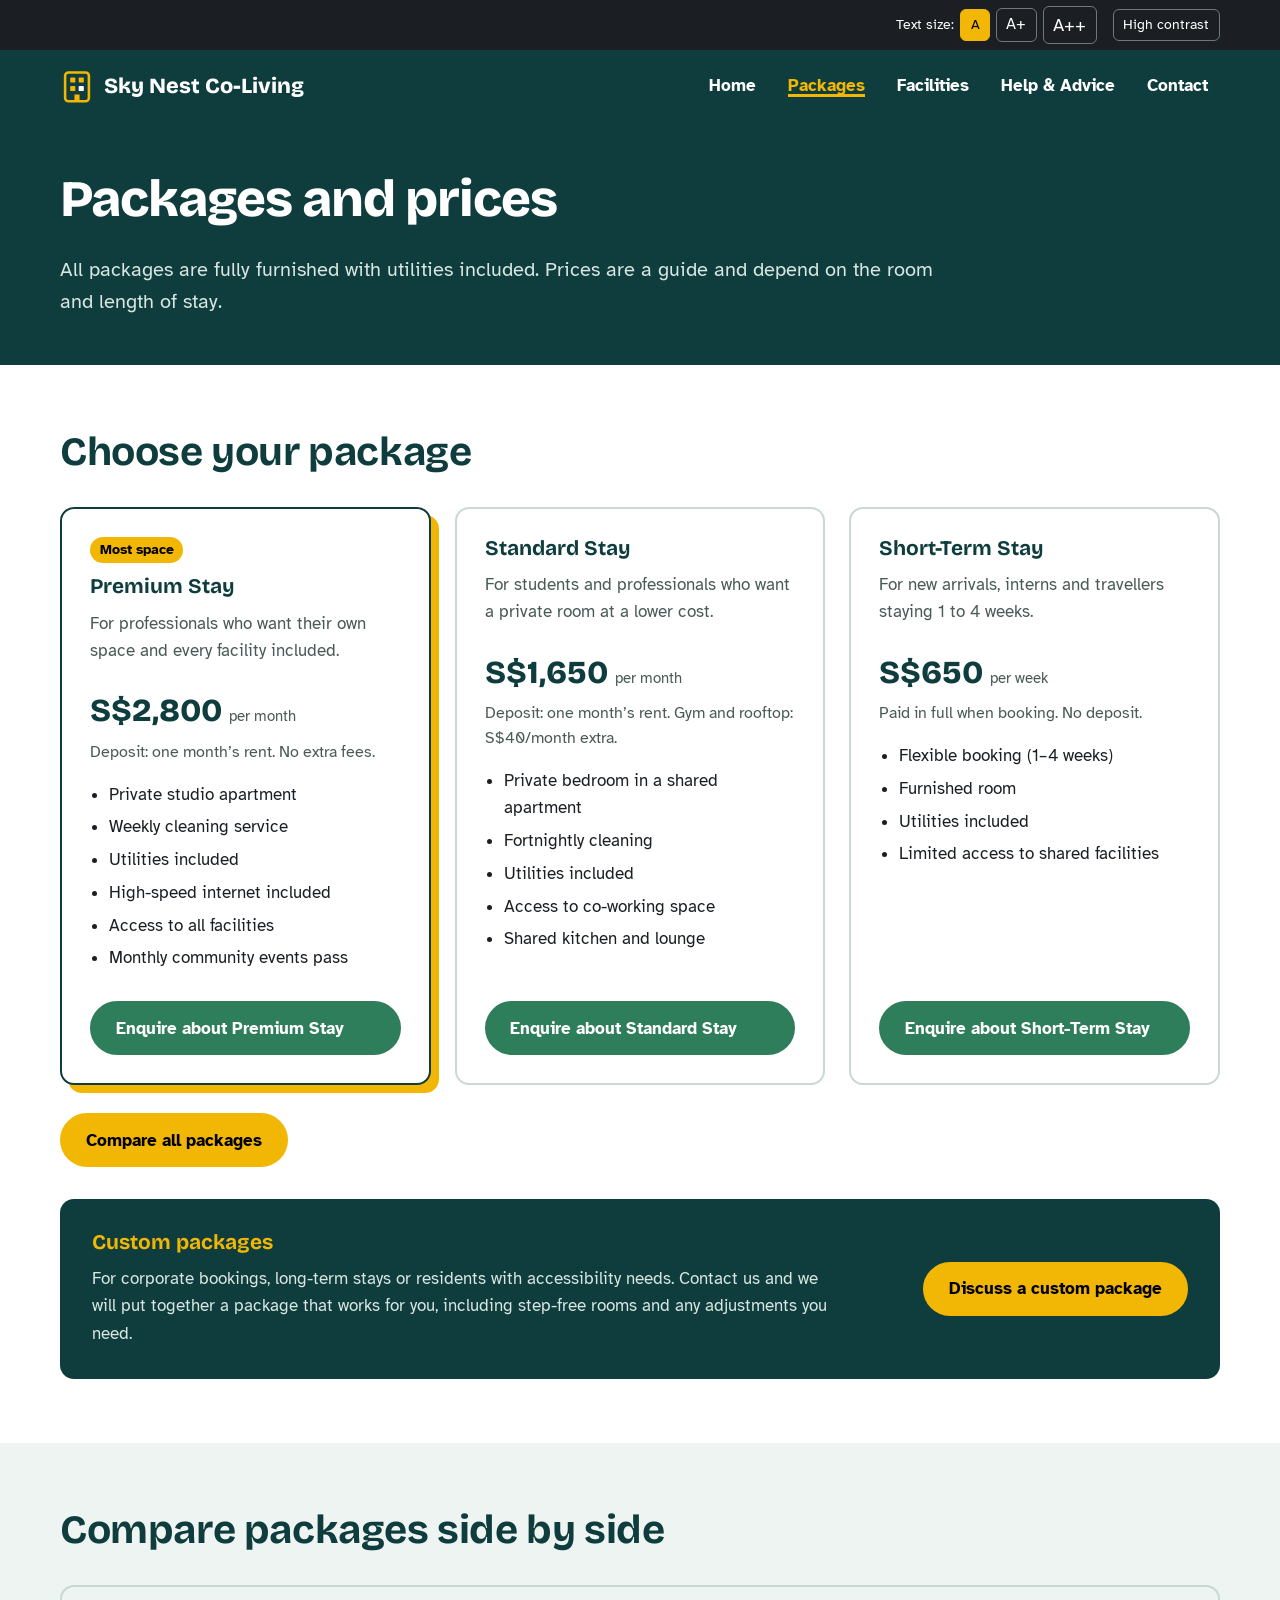
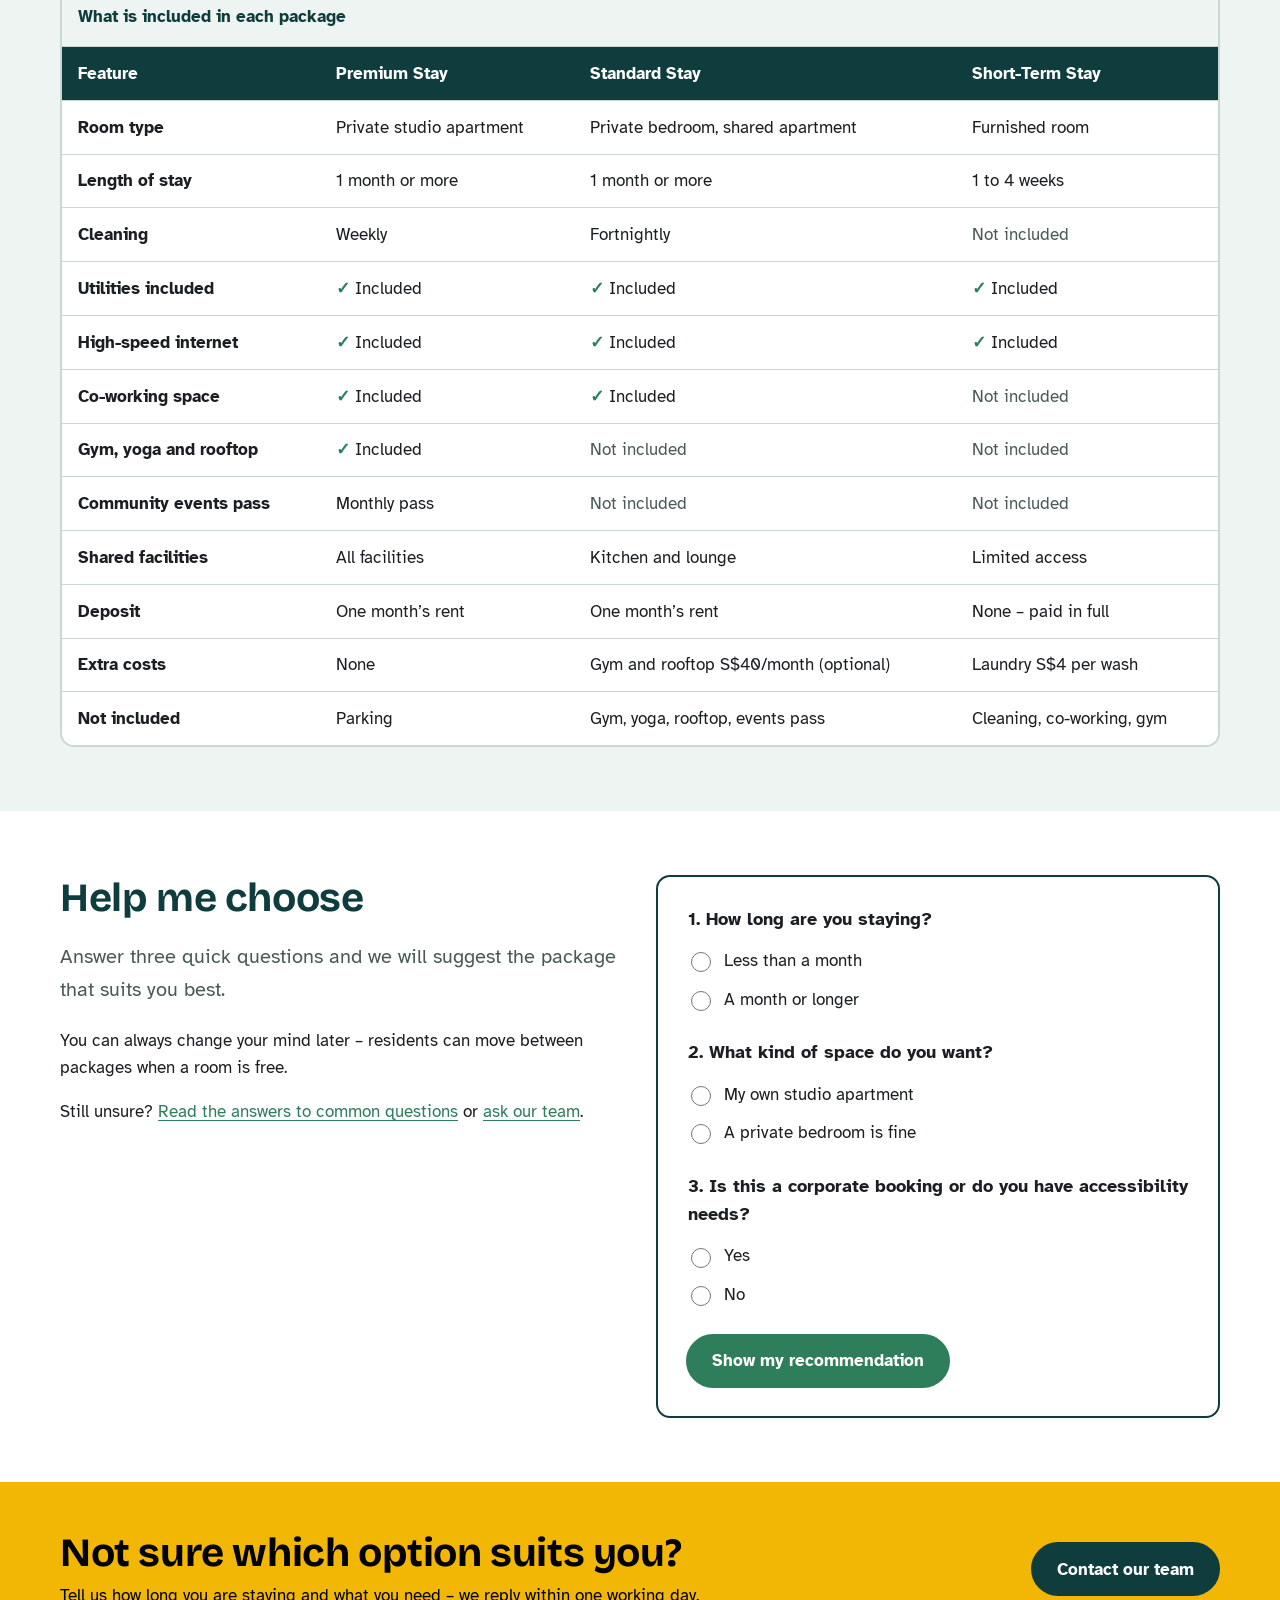
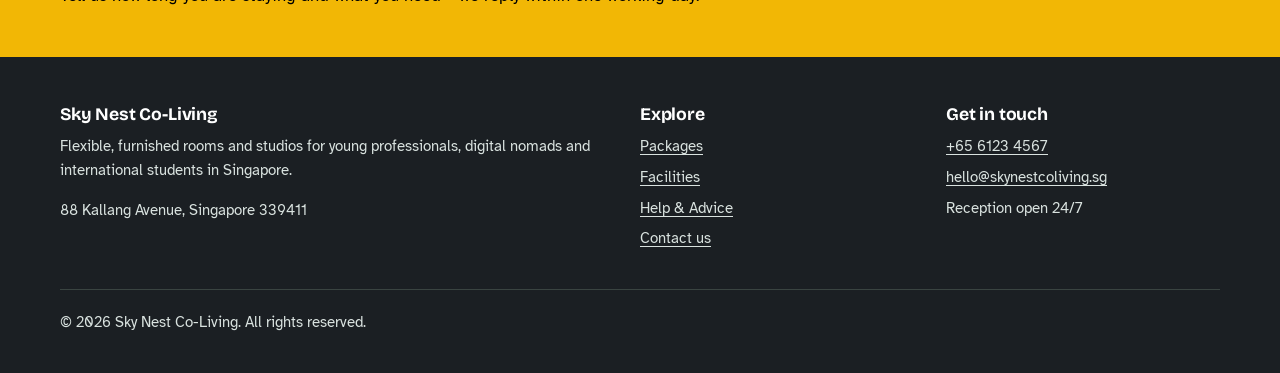
<file: packages.html>
<!DOCTYPE html>
<html lang="en-SG">
<head>
  <meta charset="UTF-8">
  <meta name="viewport" content="width=device-width, initial-scale=1.0">
  <title>Packages and prices | Sky Nest Co-Living</title>
  <meta name="description" content="Compare Premium Stay, Standard Stay, Short-Term Stay and custom packages at Sky Nest Co-Living in Singapore.">
  <!-- Fonts are stored with the website (fonts folder) so no extra connection to Google is needed.
       The two fonts used first are preloaded so text appears quickly. -->
  <link rel="preload" href="fonts/atkinson-hyperlegible-400.woff2" as="font" type="font/woff2" crossorigin>
  <link rel="preload" href="fonts/bricolage-grotesque-800.woff2" as="font" type="font/woff2" crossorigin>
  <link rel="icon" href="favicon.svg" type="image/svg+xml">
  <link rel="stylesheet" href="css/style.css">
</head>
<body>
  <a class="skip-link" href="#main">Skip to main content</a>
  <!-- Version label (GitHub copy only) -->

  <!-- Accessibility toolbar: text size and high contrast -->
  <div class="a11y-bar" role="region" aria-label="Accessibility settings">
    <div class="container">
      <div class="a11y-group" role="group" aria-label="Text size">
        <span>Text size:</span>
        <button type="button" data-text-size="normal" aria-pressed="true">A</button>
        <button type="button" data-text-size="large" aria-pressed="false" style="font-size:1.1em">A+</button>
        <button type="button" data-text-size="larger" aria-pressed="false" style="font-size:1.25em">A++</button>
      </div>
      <button type="button" id="contrast-toggle" aria-pressed="false">High contrast</button>
    </div>
  </div>

  <header class="site-header">
    <div class="container">
      <a class="logo" href="index.html"><svg viewBox="0 0 40 40" aria-hidden="true" focusable="false"><rect x="6" y="4" width="28" height="34" rx="4" fill="none" stroke="#f2b705" stroke-width="3"/><rect x="12" y="10" width="6" height="6" rx="1" fill="#f2b705"/><rect x="22" y="10" width="6" height="6" rx="1" fill="#f2b705"/><rect x="12" y="20" width="6" height="6" rx="1" fill="#f2b705"/><rect x="22" y="20" width="6" height="6" rx="1" fill="#ffffff"/><rect x="17" y="30" width="6" height="8" fill="#f2b705"/></svg><span>Sky Nest Co-Living</span></a>
      <button class="nav-toggle" type="button" aria-expanded="false" aria-controls="main-nav">
        <svg width="20" height="20" viewBox="0 0 20 20" aria-hidden="true"><path d="M2 5h16M2 10h16M2 15h16" stroke="currentColor" stroke-width="2.2" stroke-linecap="round"/></svg>
        Menu
      </button>
      <nav id="main-nav" class="main-nav" aria-label="Main">
        <ul>
        <li><a href="index.html">Home</a></li>
        <li><a href="packages.html" aria-current="page">Packages</a></li>
        <li><a href="facilities.html">Facilities</a></li>
        <li><a href="help.html">Help &amp; Advice</a></li>
        <li><a href="contact.html">Contact</a></li>
        </ul>
      </nav>
    </div>
  </header>


  <main id="main">
    <section class="page-banner">
      <div class="container">
        <h1>Packages and prices</h1>
        <p>All packages are fully furnished with utilities included. Prices are a guide and depend on the room and length of stay.</p>
      </div>
    </section>

    <section class="section" aria-labelledby="options-title">
      <div class="container">
        <h2 id="options-title">Choose your package</h2>
        <div class="packages">
          <article class="package package--featured" id="premium">
            <span class="tag">Most space</span>
            <h3>Premium Stay</h3>
            <p class="best-for">For professionals who want their own space and every facility included.</p>
            <p class="price">S$2,800 <small>per month</small></p>
            <p class="cost-note">Deposit: one month’s rent. No extra fees.</p>
            <ul><li>Private studio apartment</li><li>Weekly cleaning service</li><li>Utilities included</li><li>High-speed internet included</li><li>Access to all facilities</li><li>Monthly community events pass</li></ul>
            <a class="btn" href="contact.html?type=premium">Enquire about Premium Stay</a>
          </article>
          <article class="package" id="standard">
            
            <h3>Standard Stay</h3>
            <p class="best-for">For students and professionals who want a private room at a lower cost.</p>
            <p class="price">S$1,650 <small>per month</small></p>
            <p class="cost-note">Deposit: one month’s rent. Gym and rooftop: S$40/month extra.</p>
            <ul><li>Private bedroom in a shared apartment</li><li>Fortnightly cleaning</li><li>Utilities included</li><li>Access to co-working space</li><li>Shared kitchen and lounge</li></ul>
            <a class="btn" href="contact.html?type=standard">Enquire about Standard Stay</a>
          </article>
          <article class="package" id="short">
            
            <h3>Short-Term Stay</h3>
            <p class="best-for">For new arrivals, interns and travellers staying 1 to 4 weeks.</p>
            <p class="price">S$650 <small>per week</small></p>
            <p class="cost-note">Paid in full when booking. No deposit.</p>
            <ul><li>Flexible booking (1–4 weeks)</li><li>Furnished room</li><li>Utilities included</li><li>Limited access to shared facilities</li></ul>
            <a class="btn" href="contact.html?type=short">Enquire about Short-Term Stay</a>
          </article>
        </div>
        <p class="after-packages"><a class="btn btn--sun" href="#compare-title">Compare all packages</a></p>

        <div class="custom-package" id="custom">
          <div>
            <h3>Custom packages</h3>
            <p>For corporate bookings, long-term stays or residents with accessibility needs. Contact us and we will put together a package that works for you, including step-free rooms and any adjustments you need.</p>
          </div>
          <a class="btn btn--sun" href="contact.html?type=custom">Discuss a custom package</a>
        </div>
      </div>
    </section>

    <section class="section section--tint" aria-labelledby="compare-title">
      <div class="container">
        <h2 id="compare-title">Compare packages side by side</h2>
        <div class="table-wrap" tabindex="0" role="region" aria-label="Package comparison table, scrolls sideways on small screens">
          <table>
            <caption>What is included in each package</caption>
            <thead>
              <tr><th scope="col">Feature</th><th scope="col">Premium Stay</th><th scope="col">Standard Stay</th><th scope="col">Short-Term Stay</th></tr>
            </thead>
            <tbody>
              <tr><th scope="row">Room type</th><td>Private studio apartment</td><td>Private bedroom, shared apartment</td><td>Furnished room</td></tr>
              <tr><th scope="row">Length of stay</th><td>1 month or more</td><td>1 month or more</td><td>1 to 4 weeks</td></tr>
              <tr><th scope="row">Cleaning</th><td>Weekly</td><td>Fortnightly</td><td class="no">Not included</td></tr>
              <tr><th scope="row">Utilities included</th><td class="yes">Included</td><td class="yes">Included</td><td class="yes">Included</td></tr>
              <tr><th scope="row">High-speed internet</th><td class="yes">Included</td><td class="yes">Included</td><td class="yes">Included</td></tr>
              <tr><th scope="row">Co-working space</th><td class="yes">Included</td><td class="yes">Included</td><td class="no">Not included</td></tr>
              <tr><th scope="row">Gym, yoga and rooftop</th><td class="yes">Included</td><td class="no">Not included</td><td class="no">Not included</td></tr>
              <tr><th scope="row">Community events pass</th><td>Monthly pass</td><td class="no">Not included</td><td class="no">Not included</td></tr>
              <tr><th scope="row">Shared facilities</th><td>All facilities</td><td>Kitchen and lounge</td><td>Limited access</td></tr>
              <tr><th scope="row">Deposit</th><td>One month’s rent</td><td>One month’s rent</td><td>None – paid in full</td></tr>
              <tr><th scope="row">Extra costs</th><td>None</td><td>Gym and rooftop S$40/month (optional)</td><td>Laundry S$4 per wash</td></tr>
              <tr><th scope="row">Not included</th><td>Parking</td><td>Gym, yoga, rooftop, events pass</td><td>Cleaning, co-working, gym</td></tr>
            </tbody>
          </table>
        </div>
      </div>
    </section>

    <section class="section" aria-labelledby="finder-title">
      <div class="container split">
        <div>
          <h2 id="finder-title">Help me choose</h2>
          <p class="lead">Answer three quick questions and we will suggest the package that suits you best.</p>
          <p>You can always change your mind later – residents can move between packages when a room is free.</p>
          <p>Still unsure? <a href="help.html#faq-title">Read the answers to common questions</a> or <a href="contact.html">ask our team</a>.</p>
        </div>
        <form class="finder" id="finder-form">
          <fieldset>
            <legend>1. How long are you staying?</legend>
            <label class="choice"><input type="radio" name="stay" value="short"> Less than a month</label>
            <label class="choice"><input type="radio" name="stay" value="long"> A month or longer</label>
          </fieldset>
          <fieldset>
            <legend>2. What kind of space do you want?</legend>
            <label class="choice"><input type="radio" name="space" value="studio"> My own studio apartment</label>
            <label class="choice"><input type="radio" name="space" value="room"> A private bedroom is fine</label>
          </fieldset>
          <fieldset>
            <legend>3. Is this a corporate booking or do you have accessibility needs?</legend>
            <label class="choice"><input type="radio" name="needs" value="yes"> Yes</label>
            <label class="choice"><input type="radio" name="needs" value="no"> No</label>
          </fieldset>
          <button class="btn" type="submit">Show my recommendation</button>
          <div class="finder-result" id="finder-result" tabindex="-1" aria-live="polite"></div>
        </form>
      </div>
    </section>

    <section class="cta-strip" aria-labelledby="cta-title">
      <div class="container">
        <div>
          <h2 id="cta-title">Not sure which option suits you?</h2>
          <p>Tell us how long you are staying and what you need – we reply within one working day.</p>
        </div>
        <a class="btn" href="contact.html">Contact our team</a>
      </div>
    </section>
  </main>

  <footer class="site-footer">
    <div class="container">
      <div class="footer-grid">
        <div>
          <h2>Sky Nest Co-Living</h2>
          <p>Flexible, furnished rooms and studios for young professionals, digital nomads and international students in Singapore.</p>
          <p>88 Kallang Avenue, Singapore 339411</p>
        </div>
        <div>
          <h2>Explore</h2>
          <ul>
            <li><a href="packages.html">Packages</a></li>
            <li><a href="facilities.html">Facilities</a></li>
            <li><a href="help.html">Help &amp; Advice</a></li>
            <li><a href="contact.html">Contact us</a></li>
          </ul>
        </div>
        <div>
          <h2>Get in touch</h2>
          <ul>
            <li><a href="tel:+6561234567">+65 6123 4567</a></li>
            <li><a href="mailto:hello@skynestcoliving.sg">hello@skynestcoliving.sg</a></li>
            <li>Reception open 24/7</li>
          </ul>
        </div>
      </div>
      <div class="footer-bottom">
        <p>&copy; 2026 Sky Nest Co-Living. All rights reserved.</p>
      </div>
    </div>
  </footer>

  <script src="js/main.js" defer></script>
</body>
</html>
</file>
<file: css/style.css>
/* =========================================================
   Sky Nest Co-Living – main stylesheet
   Layout: mobile-first, then wider screens use media queries
   ========================================================= */

/* ---------- 0. Fonts (stored in the fonts folder, so no request to Google) ---------- */
@font-face { font-family: "Atkinson Hyperlegible"; src: url("../fonts/atkinson-hyperlegible-400.woff2") format("woff2"); font-weight: 400; font-display: swap; }
@font-face { font-family: "Atkinson Hyperlegible"; src: url("../fonts/atkinson-hyperlegible-700.woff2") format("woff2"); font-weight: 700; font-display: swap; }
@font-face { font-family: "Bricolage Grotesque"; src: url("../fonts/bricolage-grotesque-700.woff2") format("woff2"); font-weight: 700; font-display: swap; }
@font-face { font-family: "Bricolage Grotesque"; src: url("../fonts/bricolage-grotesque-800.woff2") format("woff2"); font-weight: 800; font-display: swap; }

/* ---------- 1. Colour and type variables ---------- */
:root {
  --palm: #0f3d3e;        /* deep green – header, footer, headings */
  --leaf: #2e7d5b;        /* mid green – links, buttons */
  --sun: #f2b705;         /* yellow – highlights on dark backgrounds only */
  --mist: #eef4f1;        /* very light green – section backgrounds */
  --white: #ffffff;
  --ink: #1b1f23;         /* body text */
  --muted: #4a5a57;       /* secondary text (passes 4.5:1 on white) */
  --line: #c9d8d2;        /* borders */
  --error: #b42318;

  --font-head: "Bricolage Grotesque", "Segoe UI", sans-serif;
  --font-body: "Atkinson Hyperlegible", "Segoe UI", Arial, sans-serif;

  --base-size: 1.0625rem; /* 17px body text */
  --radius: 14px;
  --max: 1160px;
}

/* High contrast mode (turned on by the accessibility toolbar) */
body.high-contrast {
  --palm: #000000;
  --leaf: #0039a6;
  --sun: #ffff00;
  --mist: #ffffff;
  --ink: #000000;
  --muted: #000000;
  --line: #000000;
}
body.high-contrast a { text-decoration: underline; }

/* ---------- 2. Base styles ---------- */
*, *::before, *::after { box-sizing: border-box; }

html { scroll-behavior: smooth; }

/* Stop the sticky header covering things we scroll to */
[id] { scroll-margin-top: 96px; }

body {
  margin: 0;
  font-family: var(--font-body);
  font-size: var(--base-size);
  line-height: 1.6;
  color: var(--ink);
  background: var(--white);
}

img, svg { max-width: 100%; display: block; }

h1, h2, h3 {
  font-family: var(--font-head);
  color: var(--palm);
  line-height: 1.15;
  margin: 0 0 0.5em;
}
h1 { font-size: clamp(2.2rem, 6vw, 4rem); font-weight: 800; letter-spacing: -0.02em; }
h2 { font-size: clamp(1.7rem, 3.6vw, 2.5rem); font-weight: 700; letter-spacing: -0.01em; }
h3 { font-size: 1.3rem; font-weight: 700; }

p { margin: 0 0 1em; max-width: 68ch; }

a { color: var(--leaf); text-underline-offset: 3px; }
a:hover { color: var(--palm); }

/* Clear keyboard focus on every interactive element */
:focus-visible {
  outline: 3px solid var(--sun);
  outline-offset: 3px;
  box-shadow: 0 0 0 6px var(--palm);
  border-radius: 4px;
}

.container { width: min(100% - 2rem, var(--max)); margin-inline: auto; }

.section { padding: 4rem 0; }
.section--tint { background: var(--mist); }
/* Links on the tinted background use the darker green so they pass 4.5:1 contrast (found in testing) */
.section--tint a:not(.btn) { color: var(--palm); }

.lead { font-size: 1.2em; color: var(--muted); }

/* Hidden but still read by screen readers */
.visually-hidden {
  position: absolute; width: 1px; height: 1px; overflow: hidden;
  clip: rect(0 0 0 0); white-space: nowrap;
}

/* Skip link – appears when a keyboard user presses Tab */
.skip-link {
  position: absolute; left: 1rem; top: -100px; z-index: 100;
  background: var(--sun); color: #000; padding: 0.75rem 1rem;
  font-weight: 700; border-radius: 8px;
}
.skip-link:focus { top: 1rem; }

/* ---------- 3. Buttons ---------- */
.btn {
  display: inline-block;
  font: 700 1em var(--font-body);
  padding: 0.85em 1.4em;
  border-radius: 999px;
  border: 2px solid var(--leaf);
  background: var(--leaf);
  color: var(--white);
  text-decoration: none;
  cursor: pointer;
}
.btn:hover { background: var(--palm); border-color: var(--palm); color: var(--white); }
.btn--ghost { background: transparent; color: var(--leaf); }
.btn--ghost:hover { background: var(--leaf); color: var(--white); }
.btn--sun { background: var(--sun); border-color: var(--sun); color: #000; }
.btn--sun:hover { background: #ffd23f; border-color: #ffd23f; color: #000; }

/* ---------- 4. Accessibility toolbar ---------- */
.a11y-bar { background: var(--ink); color: var(--white); font-size: 0.9rem; }
.a11y-bar .container {
  display: flex; flex-wrap: wrap; gap: 0.5rem 1rem;
  align-items: center; justify-content: flex-end; padding: 0.4rem 0;
}
.a11y-bar button {
  font: inherit; color: var(--white); background: transparent;
  border: 1px solid #6b7b78; border-radius: 6px; padding: 0.2rem 0.6rem; cursor: pointer;
}
.a11y-bar button[aria-pressed="true"] { background: var(--sun); color: #000; border-color: var(--sun); }
.a11y-group { display: flex; gap: 0.35rem; align-items: center; }

/* ---------- 5. Header and navigation ---------- */
.site-header { background: var(--palm); color: var(--white); position: sticky; top: 0; z-index: 50; }
.site-header .container { display: flex; align-items: center; justify-content: space-between; min-height: 72px; }

.logo {
  display: flex; align-items: center; gap: 0.6rem;
  color: var(--white); text-decoration: none;
  font-family: var(--font-head); font-weight: 800; font-size: 1.35rem;
}
.logo:hover { color: var(--sun); }
.logo svg { width: 34px; height: 34px; }

.nav-toggle {
  display: inline-flex; align-items: center; gap: 0.5rem;
  background: transparent; color: var(--white); border: 2px solid var(--white);
  border-radius: 8px; padding: 0.45rem 0.8rem; font: 700 1rem var(--font-body); cursor: pointer;
}

.main-nav { display: none; }
.main-nav.open {
  display: block; position: absolute; left: 0; right: 0; top: 100%;
  background: var(--palm); border-top: 1px solid rgba(255,255,255,.2);
}
.main-nav ul { list-style: none; margin: 0; padding: 0.5rem 1rem 1rem; }
.main-nav a {
  display: block; padding: 0.75rem 0.5rem; color: var(--white);
  text-decoration: none; font-weight: 700;
}
.main-nav a:hover { color: var(--sun); }
.main-nav a[aria-current="page"] { color: var(--sun); text-decoration: underline; text-decoration-thickness: 3px; }

/* Very small phones (320–374px): stop the logo and toolbar wrapping (found in device testing) */
@media (max-width: 374px) {
  .logo { font-size: 1.1rem; gap: 0.4rem; white-space: nowrap; }
  .logo svg { width: 28px; height: 28px; }
  .nav-toggle { padding: 0.4rem 0.6rem; }
  .a11y-bar .container { justify-content: center; gap: 0.4rem; }
  .a11y-bar button { padding: 0.15rem 0.45rem; }
  .a11y-group span { display: none; }
}

/* Desktop navigation */
@media (min-width: 860px) {
  .nav-toggle { display: none; }
  .main-nav, .main-nav.open { display: block; position: static; border: 0; }
  .main-nav ul { display: flex; gap: 0.5rem; padding: 0; }
  .main-nav a { padding: 0.5rem 0.75rem; }
}

/* ---------- 6. Home page hero with the building ---------- */
.hero { background: var(--palm); color: var(--white); padding: 3rem 0 4rem; overflow: hidden; }
.hero h1 { color: var(--white); }
.hero p { color: #d7e6e0; font-size: 1.15em; }
.hero-grid { display: grid; gap: 3rem; align-items: center; }
.hero-actions { display: flex; flex-wrap: wrap; gap: 0.75rem; margin-top: 1.5rem; }
.hero .btn--ghost { color: var(--white); border-color: var(--white); }
.hero .btn--ghost:hover { background: var(--white); color: var(--palm); }

@media (min-width: 900px) {
  .hero-grid { grid-template-columns: 1fr 1.05fr; }
  .hero { padding: 5rem 0 6rem; }
}

/* The building: each floor is a button. Users pick a floor to see what is on it. */
.building { position: relative; }
.building-caption { font-size: 0.95rem; color: #b9d2c9; margin-bottom: 0.75rem; }

.tower {
  list-style: none; margin: 0; padding: 0;
  border: 3px solid var(--sun); border-radius: 18px 18px 6px 6px;
  background: #134b4c; overflow: hidden;
}
.floor-btn {
  width: 100%; display: grid; grid-template-columns: 3.2rem 1fr auto; align-items: center; gap: 0.75rem;
  padding: 0.8rem 1rem; text-align: left;
  font: 700 1rem var(--font-body); color: var(--white);
  background: transparent; border: 0; border-bottom: 1px dashed rgba(242,183,5,.45); cursor: pointer;
}
.tower li:last-child .floor-btn { border-bottom: 0; }
.floor-level { font-family: var(--font-head); font-size: 1.1rem; color: var(--sun); }
.floor-windows { display: flex; gap: 5px; }
.floor-windows span { width: 14px; height: 18px; border-radius: 3px; background: #2a6667; }
.floor-btn:hover .floor-windows span,
.floor-btn[aria-pressed="true"] .floor-windows span { background: var(--sun); }
.floor-btn[aria-pressed="true"] { background: #0b2f30; }

.floor-info {
  margin-top: 1rem; background: var(--white); color: var(--ink);
  border-radius: var(--radius); padding: 1.25rem 1.4rem; min-height: 8.5rem;
}
.floor-title { font-family: var(--font-head); font-weight: 700; font-size: 1.3rem; color: var(--palm); margin: 0 0 0.3rem !important; }
.hero .floor-info p { margin: 0; color: var(--ink); font-size: 1em; }

.roof-plants { display: flex; justify-content: space-around; padding: 0 1.5rem; height: 26px; }
.roof-plants span {
  width: 26px; height: 26px; background: var(--leaf); border-radius: 50% 50% 0 0;
  border: 2px solid var(--sun); border-bottom: 0;
}

/* ---------- 7. Generic grids and content blocks ---------- */
.split { display: grid; gap: 2rem; }
@media (min-width: 860px) { .split { grid-template-columns: 1fr 1fr; align-items: start; } }

.audience-list { list-style: none; padding: 0; margin: 0; display: grid; gap: 1.25rem; }
.audience-list li { border-left: 4px solid var(--leaf); padding-left: 1rem; }
.audience-list strong { display: block; font-family: var(--font-head); font-size: 1.15rem; color: var(--palm); }

/* ---------- 8. Package cards ---------- */
.packages { display: grid; gap: 1.5rem; margin-top: 2rem; }
@media (min-width: 760px) { .packages { grid-template-columns: repeat(3, 1fr); } }

.package {
  display: flex; flex-direction: column;
  background: var(--white); border: 2px solid var(--line); border-radius: var(--radius);
  padding: 1.75rem;
}
.package--featured { border-color: var(--palm); box-shadow: 8px 8px 0 var(--sun); }
.package .tag {
  align-self: flex-start; background: var(--sun); color: #000;
  font-weight: 700; font-size: 0.85rem; padding: 0.15rem 0.6rem; border-radius: 999px; margin-bottom: 0.75rem;
}
.package .price { font-family: var(--font-head); font-size: 2rem; font-weight: 800; color: var(--palm); margin: 0.25rem 0 0; }
.package .price small { font-family: var(--font-body); font-size: 0.95rem; font-weight: 400; color: var(--muted); }
.package .best-for { color: var(--muted); }
.package .cost-note { font-size: 0.92em; color: var(--muted); margin: 0.2rem 0 0; }

/* Links shown under the package cards (added after user feedback) */
.after-packages { display: flex; flex-wrap: wrap; gap: 0.75rem 1.5rem; align-items: center; margin-top: 1.75rem; max-width: none; }
.after-packages p { margin: 0; }
.package ul { padding-left: 1.2rem; margin: 1rem 0 1.5rem; flex-grow: 1; }
.package li { margin-bottom: 0.35rem; }

.custom-package {
  margin-top: 2rem; padding: 2rem; border-radius: var(--radius);
  background: var(--palm); color: var(--white);
  display: grid; gap: 1rem; align-items: center;
}
.custom-package h3 { color: var(--sun); }
.custom-package p { color: #d7e6e0; margin: 0; }
@media (min-width: 760px) { .custom-package { grid-template-columns: 1fr auto; } }

/* Comparison table – scrolls sideways on small phones */
.table-wrap { overflow-x: auto; margin-top: 2rem; border: 2px solid var(--line); border-radius: var(--radius); }
table { border-collapse: collapse; width: 100%; min-width: 600px; background: var(--white); }
caption { text-align: left; padding: 1rem; font-weight: 700; color: var(--palm); }
th, td { padding: 0.8rem 1rem; text-align: left; border-top: 1px solid var(--line); }
thead th { background: var(--palm); color: var(--white); }
tbody th { font-weight: 700; }
td.yes::before { content: "✓ "; color: var(--leaf); font-weight: 700; }
td.no { color: var(--muted); }

/* ---------- 9. Package finder (help and advice) ---------- */
.finder { background: var(--white); border: 2px solid var(--palm); border-radius: var(--radius); padding: 1.75rem; }
.finder fieldset { border: 0; padding: 0; margin: 0 0 1.25rem; }
.finder legend { font-weight: 700; margin-bottom: 0.5rem; font-size: 1.05em; }
.choice { display: flex; align-items: center; gap: 0.6rem; padding: 0.35rem 0; }
.choice input { width: 1.25rem; height: 1.25rem; accent-color: var(--leaf); }
.finder-result {
  margin-top: 1.25rem; padding: 1.25rem; border-radius: 10px; background: var(--mist);
  border-left: 6px solid var(--sun);
}
.finder-result:empty { display: none; }

/* ---------- 10. Facilities ---------- */
.facility-groups { display: grid; gap: 2.5rem; }
.facility-list { list-style: none; padding: 0; margin: 1rem 0 0; display: grid; gap: 1rem; }
@media (min-width: 640px) { .facility-list { grid-template-columns: repeat(2, 1fr); } }
@media (min-width: 980px) { .facility-list { grid-template-columns: repeat(3, 1fr); } }
.facility {
  display: grid; grid-template-columns: 48px 1fr; gap: 0.9rem; align-items: start;
  padding: 1.1rem; background: var(--white); border-radius: 10px; border: 1px solid var(--line);
}
.facility svg { width: 48px; height: 48px; color: var(--leaf); }
.facility h3 { font-size: 1.1rem; margin-bottom: 0.2rem; }
.facility p { margin: 0; color: var(--muted); font-size: 0.97em; }

.events { list-style: none; padding: 0; margin: 1rem 0 0; }
.events li { display: grid; grid-template-columns: 7.5rem 1fr; gap: 1rem; padding: 0.9rem 0; border-top: 1px solid var(--line); }
.events strong { color: var(--palm); }

/* ---------- 11. Help page – FAQ accordion ---------- */
.faq details { border-bottom: 1px solid var(--line); padding: 0.25rem 0; }
.faq summary {
  cursor: pointer; font-weight: 700; padding: 0.9rem 2rem 0.9rem 0; list-style: none; position: relative;
  color: var(--palm);
}
.faq summary::-webkit-details-marker { display: none; }
.faq summary::after {
  content: "+"; position: absolute; right: 0.25rem; top: 0.65rem;
  font-size: 1.5rem; color: var(--leaf);
}
.faq details[open] summary::after { content: "–"; }
.faq details p { color: var(--ink); }

.tips { counter-reset: tip; list-style: none; padding: 0; margin: 0; }
.tips li { counter-increment: tip; position: relative; padding: 0 0 1.25rem 3rem; }
.tips li::before {
  content: counter(tip); position: absolute; left: 0; top: 0;
  width: 2rem; height: 2rem; border-radius: 50%; background: var(--sun); color: #000;
  font-weight: 700; display: grid; place-items: center;
}

/* ---------- 12. Contact form ---------- */
.form { display: grid; gap: 1.1rem; }
.form-row { display: grid; gap: 1.1rem; }
@media (min-width: 640px) { .form-row { grid-template-columns: 1fr 1fr; } }
.field label { display: block; font-weight: 700; margin-bottom: 0.3rem; }
.field .hint { display: block; font-size: 0.9em; color: var(--muted); margin-bottom: 0.3rem; }
.field input, .field select, .field textarea {
  width: 100%; font: inherit; padding: 0.75rem 0.85rem;
  border: 2px solid #7a8d88; border-radius: 8px; background: var(--white); color: var(--ink);
}
.field textarea { min-height: 150px; resize: vertical; }
.field input[aria-invalid="true"], .field select[aria-invalid="true"], .field textarea[aria-invalid="true"] {
  border-color: var(--error);
}
.error-msg { color: var(--error); font-weight: 700; font-size: 0.95em; margin-top: 0.3rem; }
.error-msg:empty { display: none; }
.required { color: var(--error); }

.form-summary {
  border: 3px solid var(--error); border-radius: 10px; padding: 1rem 1.25rem; background: #fff5f4;
}
.form-summary ul { margin: 0.5rem 0 0; }
.form-success {
  border: 3px solid var(--leaf); border-radius: 10px; padding: 1.25rem; background: var(--mist);
}

.contact-details { list-style: none; padding: 0; margin: 0; }
.contact-details li { padding: 0.8rem 0; border-top: 1px solid var(--line); }
.contact-details strong { display: block; color: var(--palm); }

/* ---------- 13. Page banner (inner pages) ---------- */
.page-banner { background: var(--palm); color: var(--white); padding: 3rem 0; }
.page-banner h1 { color: var(--white); font-size: clamp(2rem, 5vw, 3.2rem); }
.page-banner p { color: #d7e6e0; font-size: 1.15em; margin: 0; }

/* ---------- 14. Call to action strip ---------- */
.cta-strip { background: var(--sun); padding: 3rem 0; }
.cta-strip .container { display: flex; flex-wrap: wrap; gap: 1.5rem; align-items: center; justify-content: space-between; }
.cta-strip h2 { margin: 0; color: #000; }
.cta-strip p { margin: 0.4rem 0 0; color: #000; }
.cta-strip .btn { background: var(--palm); border-color: var(--palm); }
.cta-strip .btn:hover { background: #000; border-color: #000; }

/* ---------- 15. Footer ---------- */
.site-footer { background: var(--ink); color: #d9e2df; padding: 3rem 0 1.5rem; font-size: 0.95rem; }
.footer-grid { display: grid; gap: 2rem; }
@media (min-width: 760px) { .footer-grid { grid-template-columns: 2fr 1fr 1fr; } }
.site-footer h2 { color: var(--white); font-size: 1.1rem; }
.site-footer ul { list-style: none; padding: 0; margin: 0; }
.site-footer li { margin-bottom: 0.4rem; }
.site-footer a { color: #d9e2df; }
.site-footer a:hover { color: var(--sun); }
.footer-bottom { border-top: 1px solid #3a4441; margin-top: 2rem; padding-top: 1.25rem; }

/* ---------- 16. Respect users who turn off animation ---------- */
@media (prefers-reduced-motion: reduce) {
  html { scroll-behavior: auto; }
  *, *::before, *::after { transition: none !important; animation: none !important; }
}
</file>
